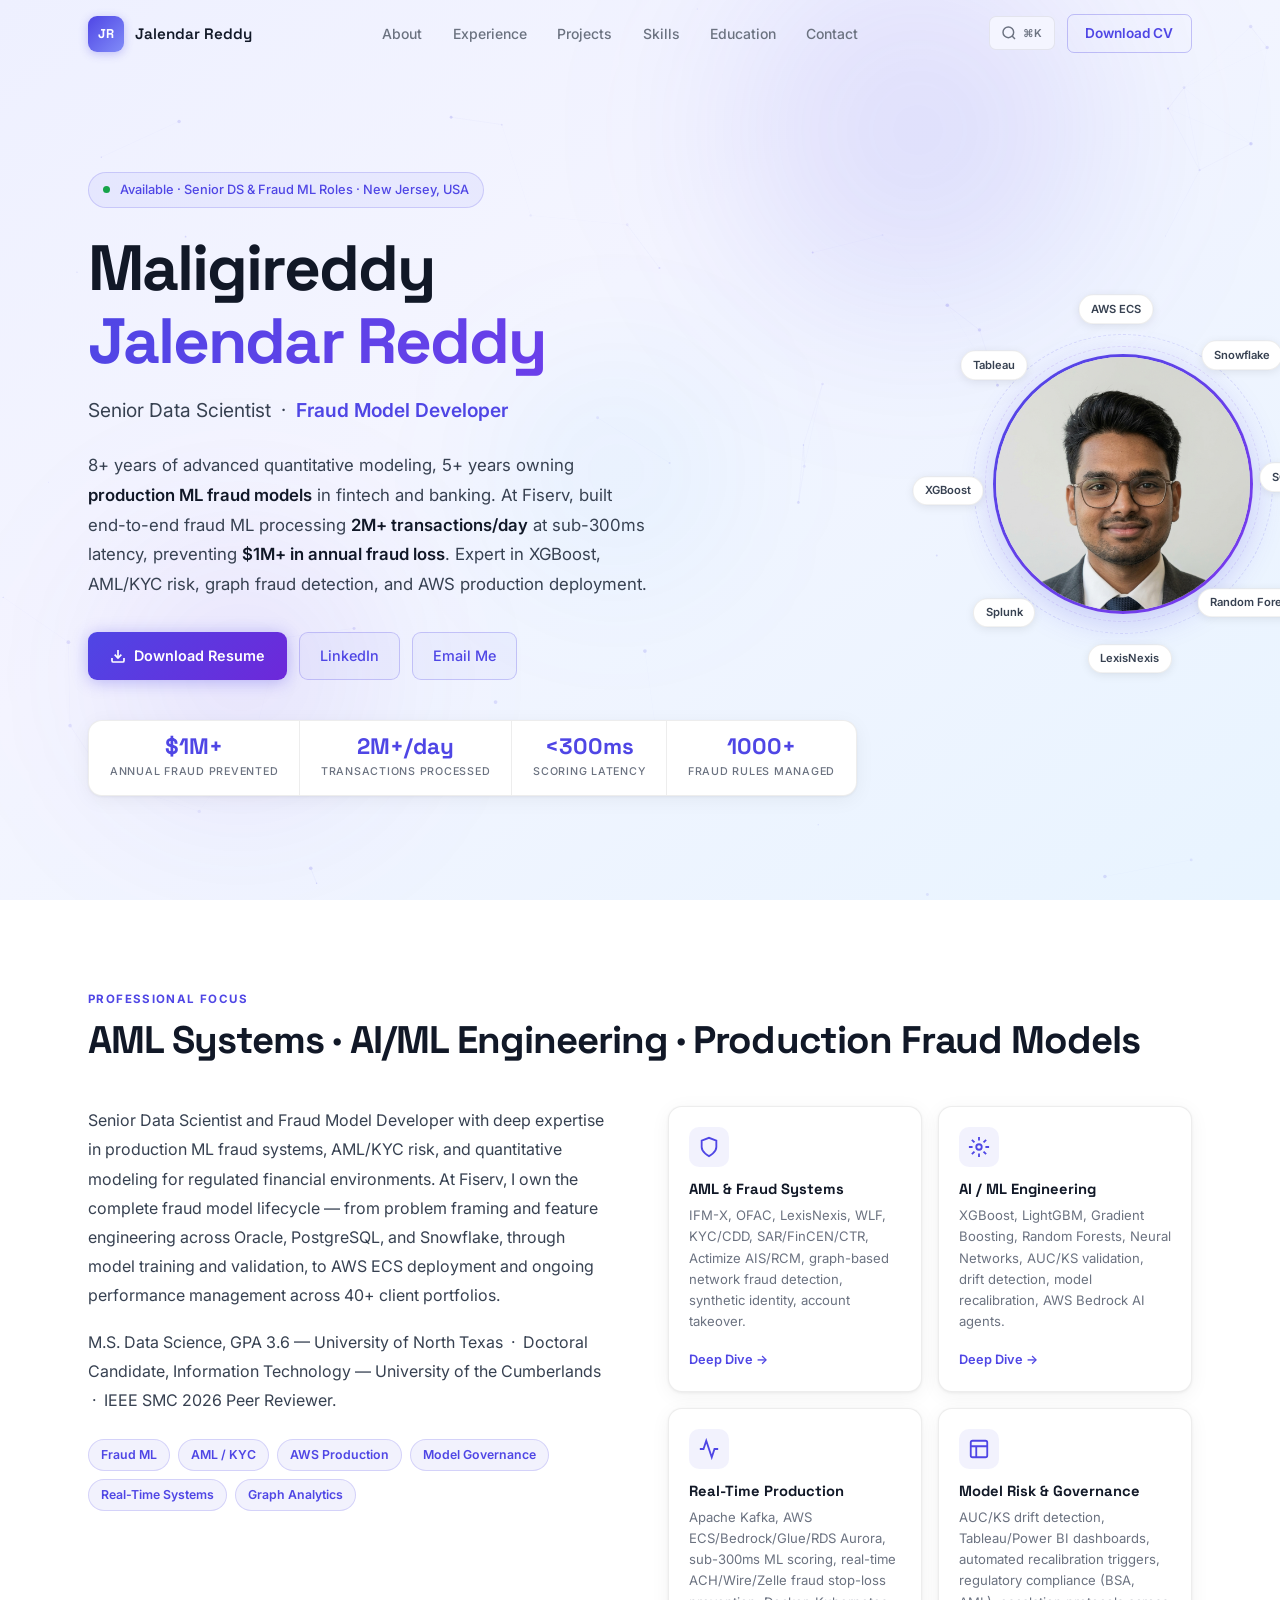
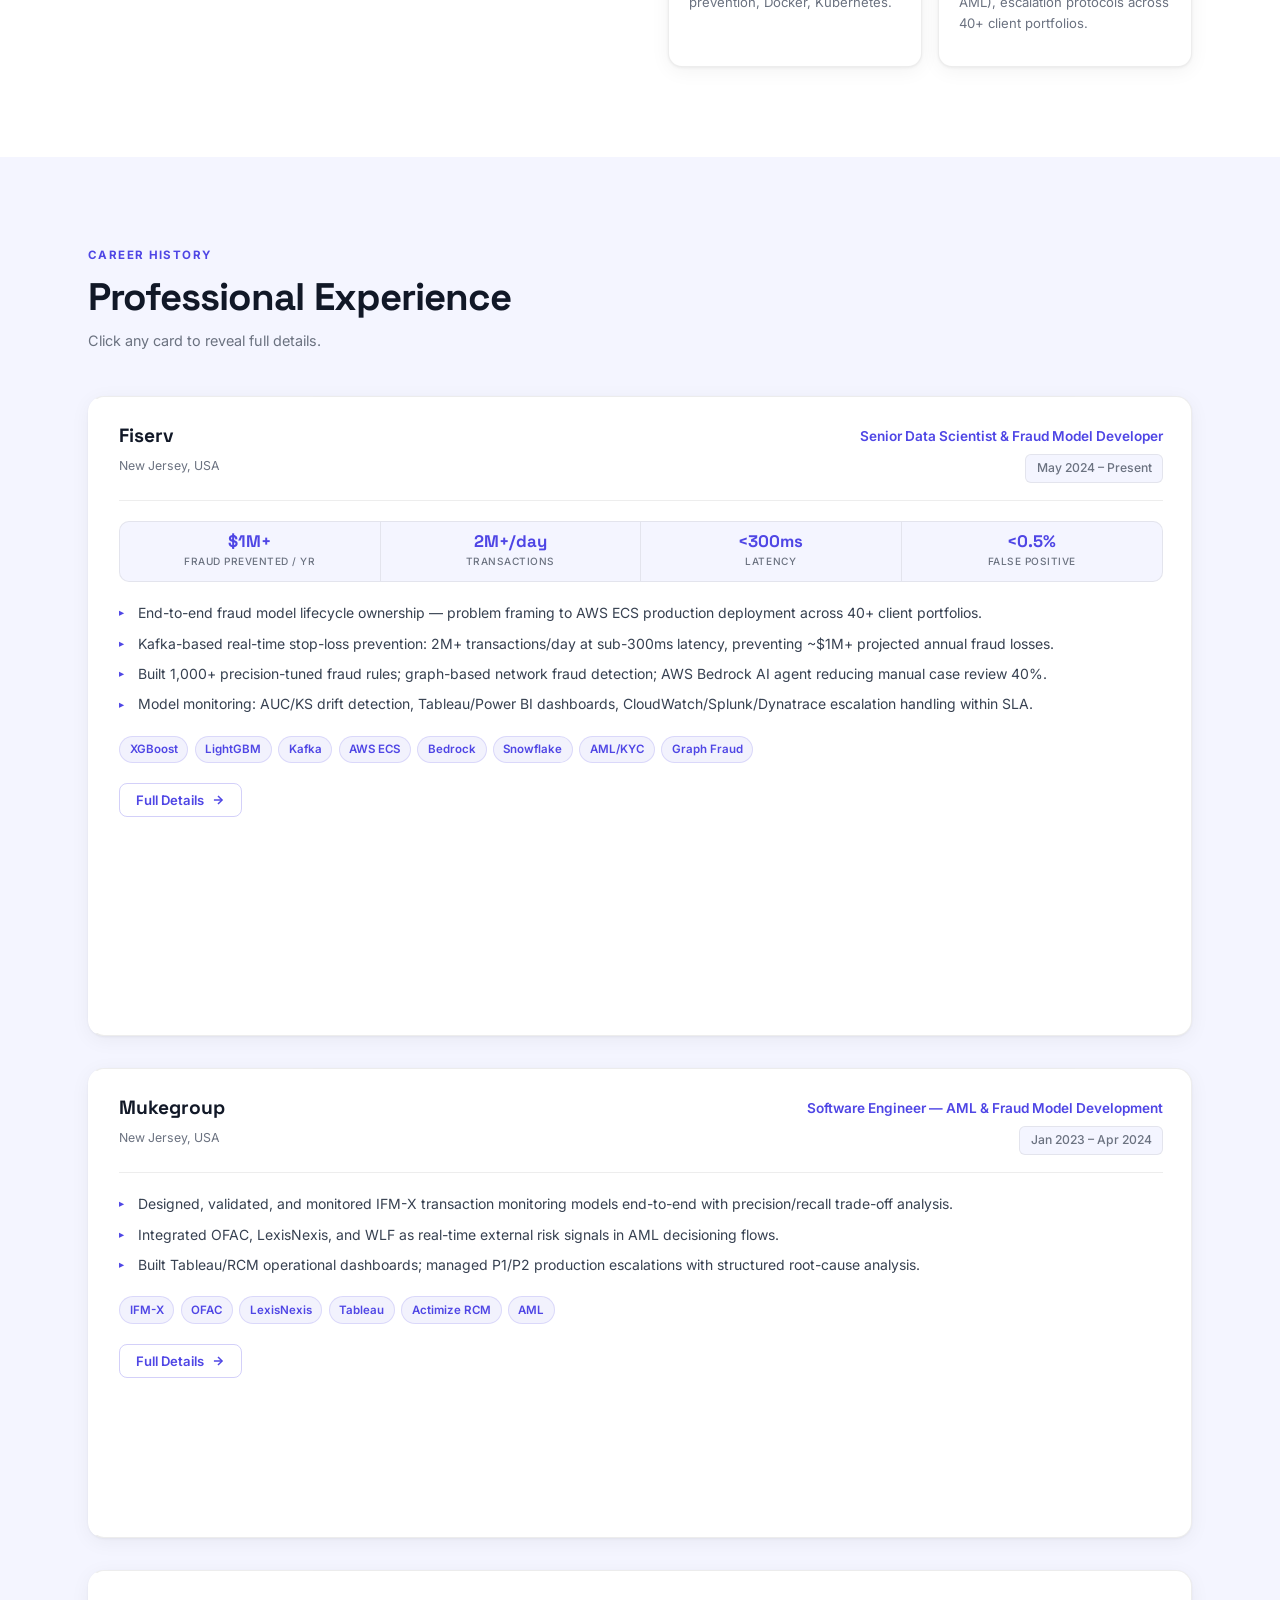
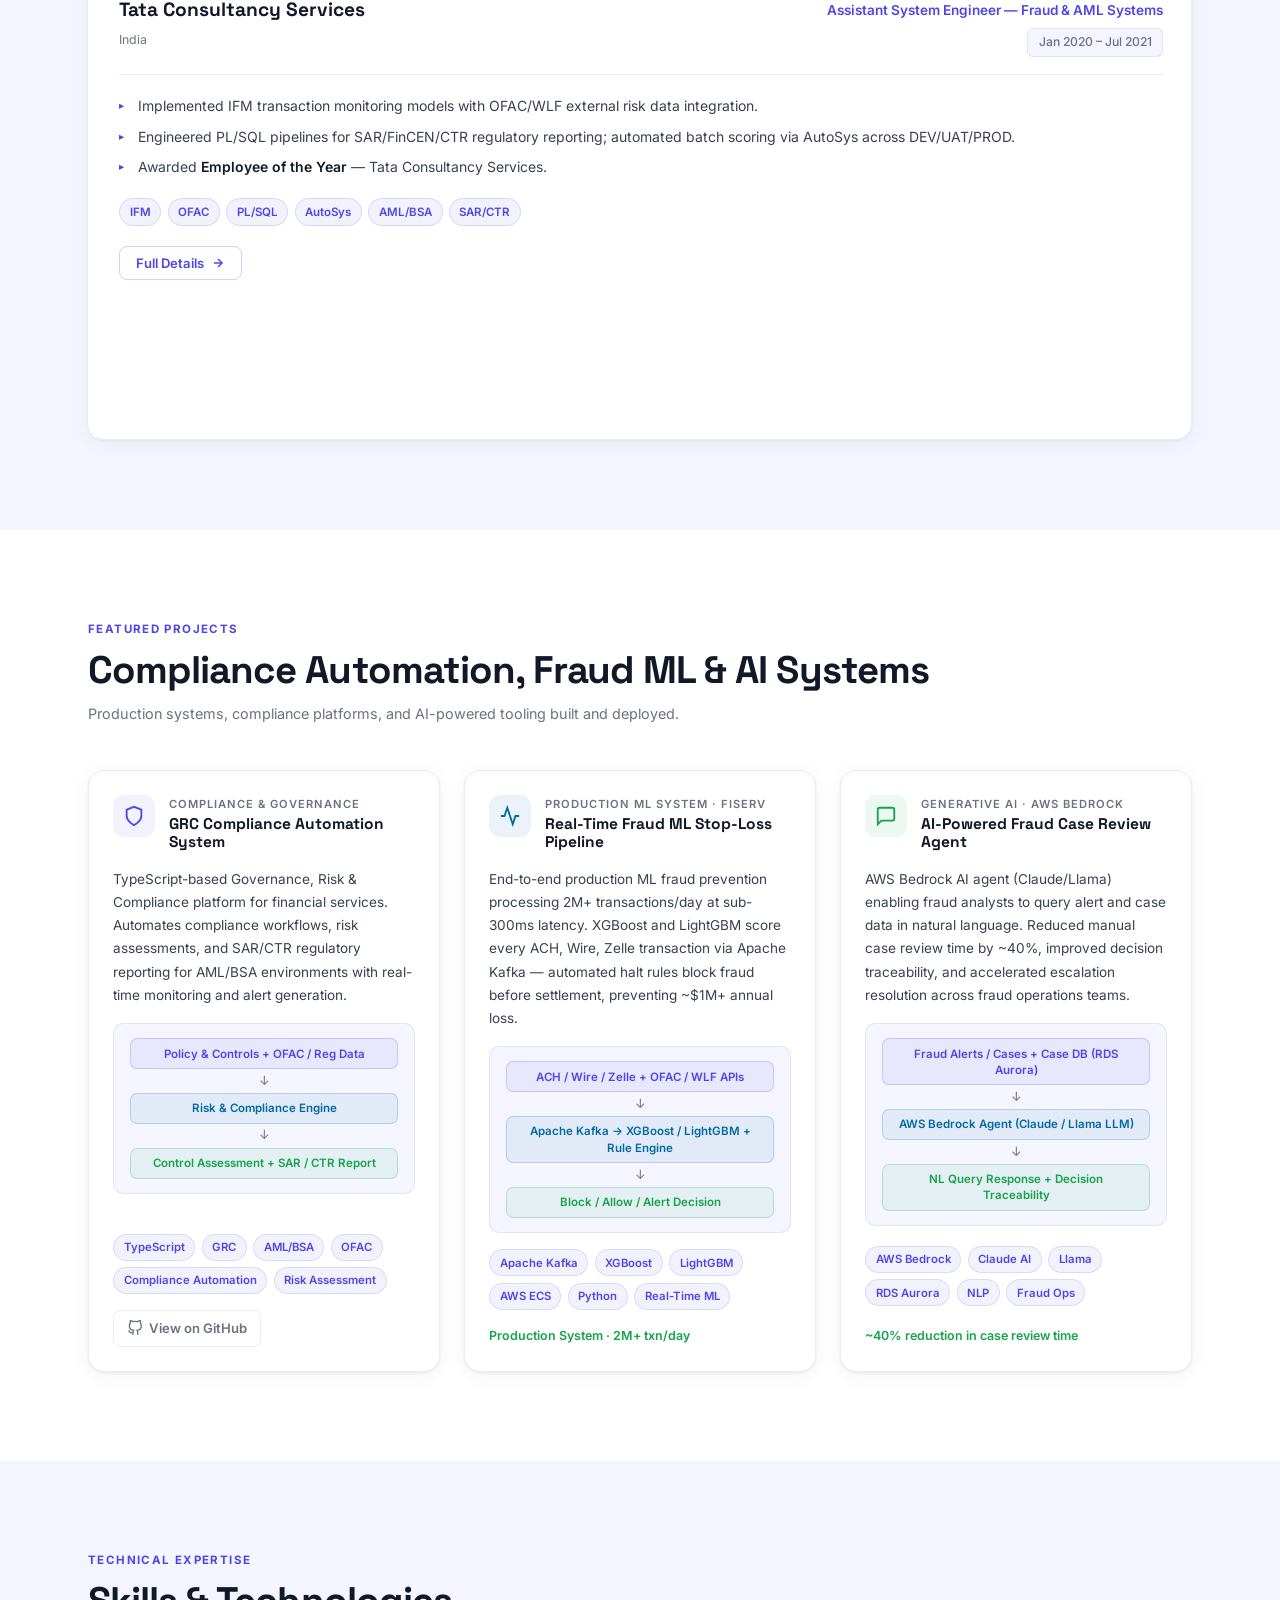
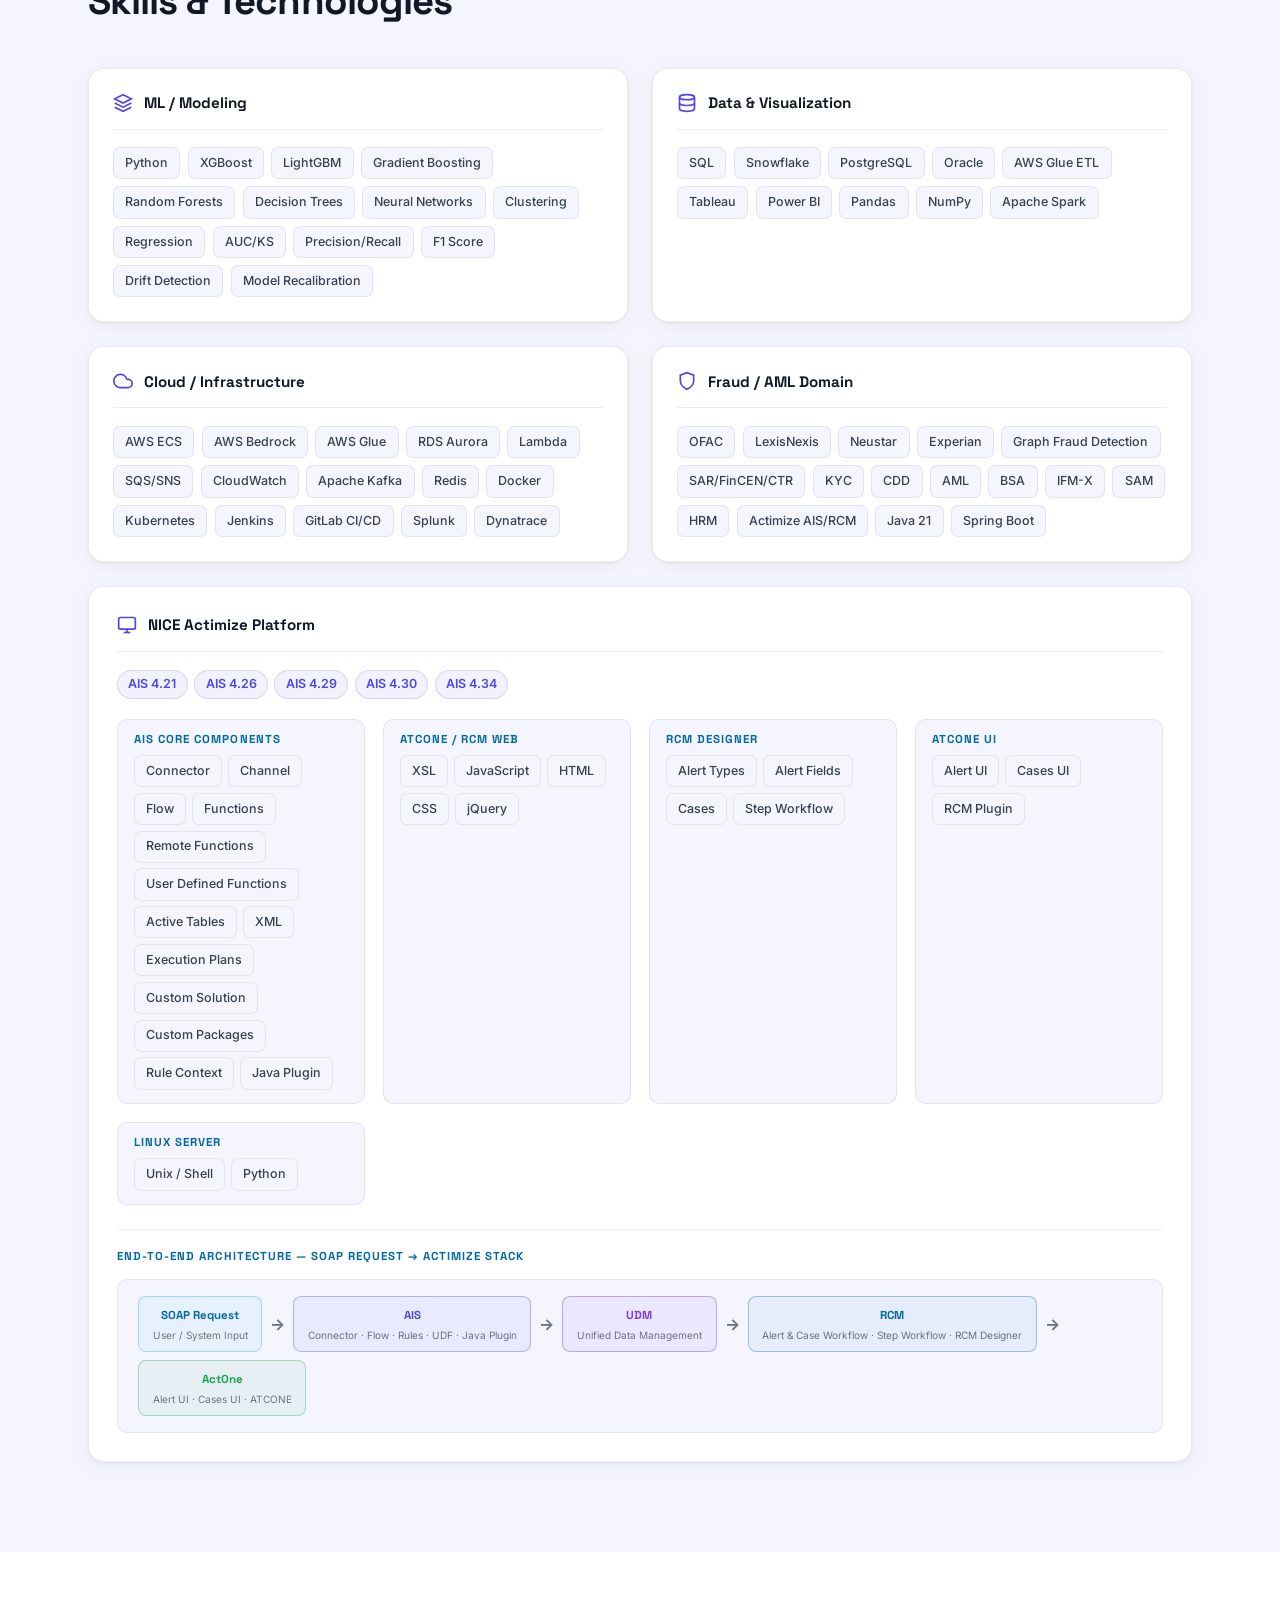
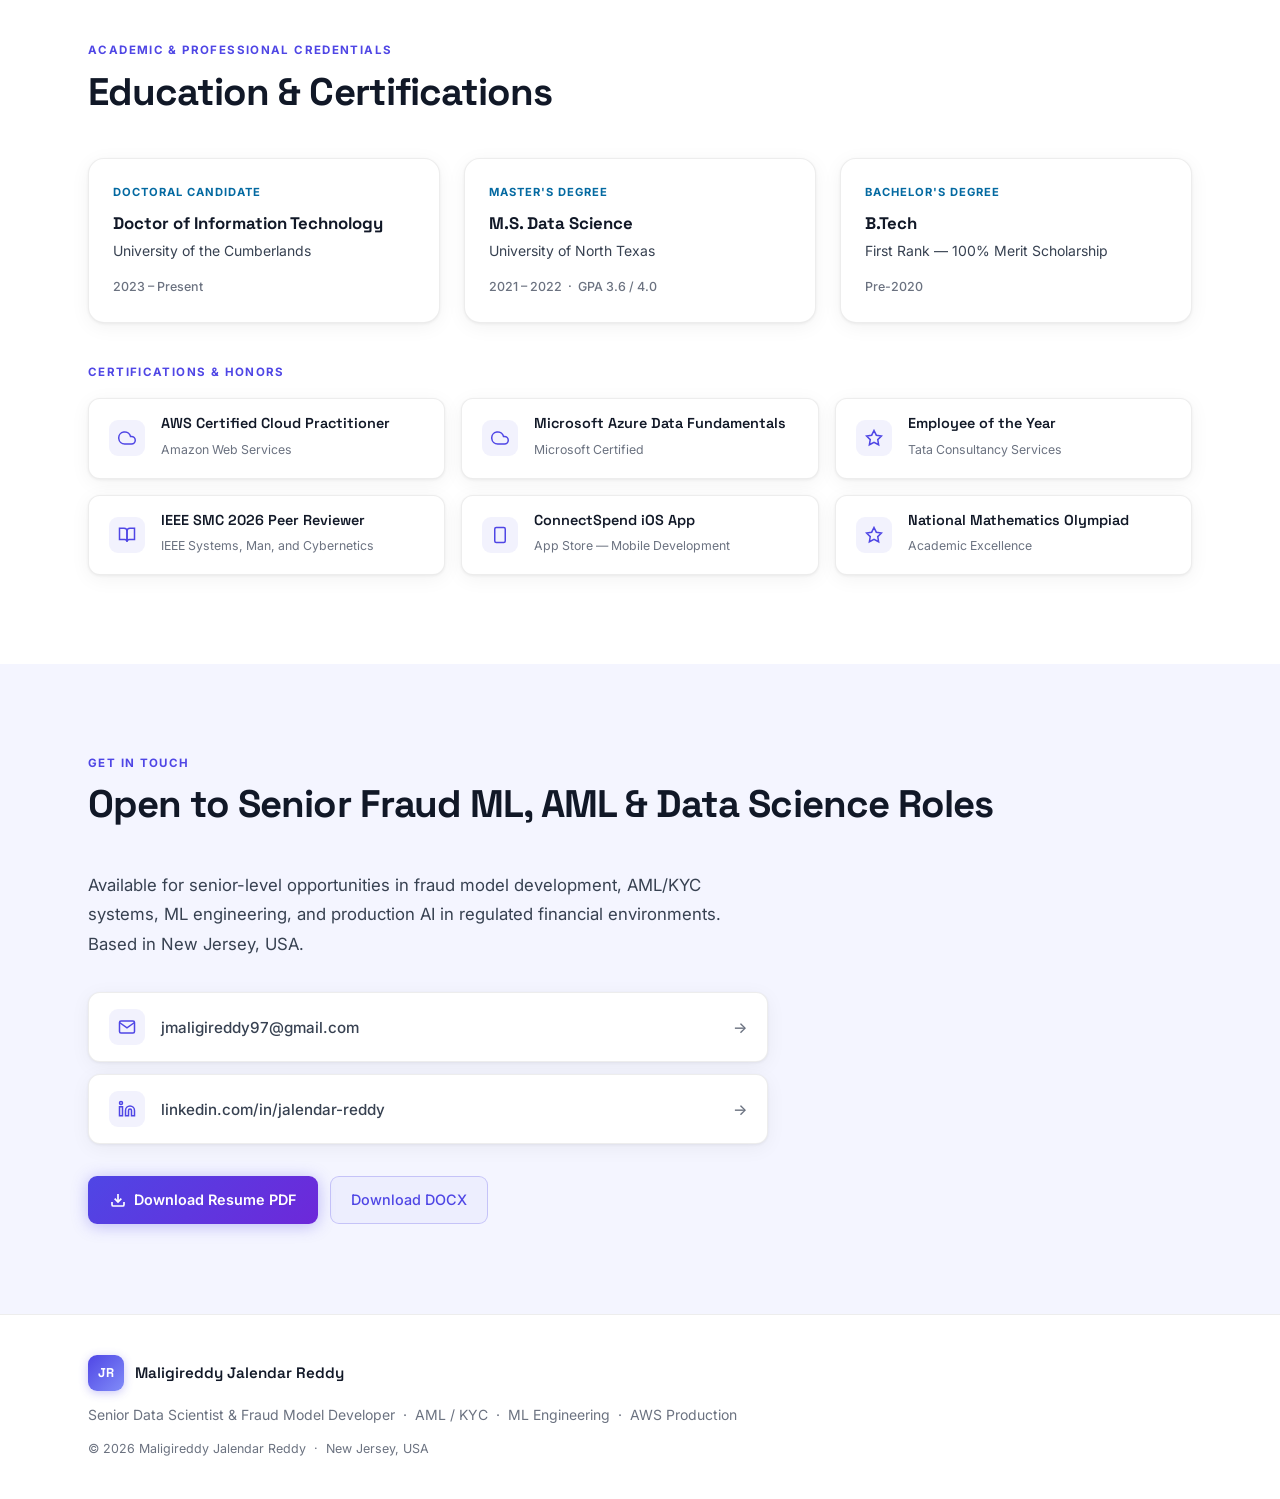
<file: index.html>
<!DOCTYPE html>
<html lang="en">
<head>
  <meta charset="UTF-8" />
  <meta name="viewport" content="width=device-width, initial-scale=1.0" />

  <!-- ═══ SEO & ATS ═══════════════════════════════════════════════ -->
  <title>Maligireddy Jalendar Reddy | Fraud ML & Data Scientist | AML | AWS</title>
  <meta name="description" content="Senior Data Scientist & Fraud Model Developer — 8+ yrs in AML, KYC, XGBoost, LightGBM, Kafka, AWS. Prevented $1M+ fraud/yr. 2M+ txn/day. New Jersey, USA." />
  <meta name="keywords" content="Maligireddy Jalendar Reddy, Jalendar Reddy, Senior Data Scientist, Fraud Model Developer, AML, KYC, Machine Learning, XGBoost, LightGBM, Python, AWS, Apache Kafka, Snowflake, OFAC, LexisNexis, IFM-X, Graph Fraud Detection, Actimize, AML/KYC, Production ML, Model Risk, Drift Detection, AWS Bedrock, Real-Time ML, Fintech, Banking, Risk Modeling, Data Science, New Jersey, Fiserv" />
  <meta name="author" content="Maligireddy Jalendar Reddy" />
  <meta name="robots" content="index, follow" />
  <meta name="theme-color" content="#4f46e5" />
  <meta name="geo.region" content="US-NJ" />
  <meta name="geo.placename" content="New Jersey, USA" />
  <link rel="canonical" href="https://jalendar10.github.io/" />
  <link rel="icon" type="image/svg+xml" href="favicon.svg" />
  <link rel="sitemap" type="application/xml" href="sitemap.xml" />

  <!-- Open Graph -->
  <meta property="og:type" content="profile" />
  <meta property="og:title" content="Maligireddy Jalendar Reddy | Fraud ML & Data Scientist | AML | AWS" />
  <meta property="og:description" content="Senior Data Scientist & Fraud Model Developer — 8+ yrs in AML, KYC, XGBoost, LightGBM, Kafka, AWS. Prevented $1M+ fraud/yr. New Jersey, USA." />
  <meta property="og:url" content="https://jalendar10.github.io/" />
  <meta property="og:site_name" content="Jalendar Reddy Portfolio" />
  <meta property="og:image" content="https://jalendar10.github.io/assets/jalendar-reddy-headshot.png" />
  <meta property="og:image:alt" content="Maligireddy Jalendar Reddy — Senior Data Scientist & Fraud ML Developer" />
  <meta property="profile:first_name" content="Jalendar" />
  <meta property="profile:last_name" content="Reddy Maligireddy" />

  <!-- Twitter Card -->
  <meta name="twitter:card" content="summary_large_image" />
  <meta name="twitter:title" content="Maligireddy Jalendar Reddy | Fraud ML & Data Scientist | AML" />
  <meta name="twitter:description" content="8+ yrs production ML fraud modeling. AML/KYC expert. $1M+ fraud prevented. XGBoost, AWS, Kafka. New Jersey." />
  <meta name="twitter:image" content="https://jalendar10.github.io/assets/jalendar-reddy-headshot.png" />
  <meta name="twitter:image:alt" content="Maligireddy Jalendar Reddy — Senior Data Scientist" />

  <!-- JSON-LD Structured Data -->
  <script type="application/ld+json">
  {
    "@context": "https://schema.org",
    "@type": "ProfilePage",
    "mainEntity": {
      "@type": "Person",
      "name": "Maligireddy Jalendar Reddy",
      "alternateName": ["Jalendar Reddy", "Jalendar Maligireddy"],
      "jobTitle": "Senior Data Scientist & Fraud Model Developer",
      "description": "Senior Data Scientist and Fraud Model Developer with 8+ years of experience in AML, KYC, production ML, and fintech fraud prevention. Expert in XGBoost, LightGBM, Apache Kafka, AWS, and Actimize. Based in New Jersey, USA.",
      "email": "jmaligireddy97@gmail.com",
      "url": "https://jalendar10.github.io/",
      "image": "https://jalendar10.github.io/assets/jalendar-reddy-headshot.png",
      "address": {
        "@type": "PostalAddress",
        "addressRegion": "NJ",
        "addressLocality": "New Jersey",
        "addressCountry": "US"
      },
      "sameAs": [
        "https://www.linkedin.com/in/jalendarreddymaligireddy/",
        "https://github.com/Jalendar10"
      ],
      "knowsAbout": [
        "Fraud Detection","Machine Learning","AML","KYC","XGBoost","LightGBM",
        "Python","AWS","Apache Kafka","Snowflake","OFAC","LexisNexis",
        "Graph Fraud Detection","Actimize","IFM-X","Model Risk Management",
        "Real-Time ML","AWS Bedrock","Drift Detection","Fintech"
      ],
      "alumniOf": [
        { "@type": "EducationalOrganization", "name": "University of the Cumberlands" },
        { "@type": "EducationalOrganization", "name": "University of North Texas" }
      ],
      "worksFor": { "@type": "Organization", "name": "Fiserv", "url": "https://www.fiserv.com" },
      "hasCredential": [
        { "@type": "EducationalOccupationalCredential", "name": "AWS Certified Cloud Practitioner", "credentialCategory": "certification" },
        { "@type": "EducationalOccupationalCredential", "name": "Microsoft Azure Data Fundamentals", "credentialCategory": "certification" }
      ]
    }
  }
  </script>

  <link rel="preconnect" href="https://fonts.googleapis.com" />
  <link rel="preconnect" href="https://fonts.gstatic.com" crossorigin />
  <link href="https://fonts.googleapis.com/css2?family=Space+Grotesk:wght@400;500;600;700&family=Inter:wght@300;400;500;600&display=swap" rel="stylesheet" />
  <link rel="stylesheet" href="styles.css" />
</head>
<body>

  <!-- ═══ NAVBAR ════════════════════════════════════════════════════ -->
  <nav class="navbar" id="navbar" role="navigation" aria-label="Main navigation">
    <div class="nav-inner">
      <a href="#hero" class="nav-brand" aria-label="Jalendar Reddy home">
        <div class="nav-logo" aria-hidden="true">JR</div>
        <span>Jalendar Reddy</span>
      </a>
      <div class="nav-links" id="navLinks" role="menubar">
        <a href="#about"      class="nav-link" role="menuitem">About</a>
        <a href="#experience" class="nav-link" role="menuitem">Experience</a>
        <a href="#projects"   class="nav-link" role="menuitem">Projects</a>
        <a href="#skills"     class="nav-link" role="menuitem">Skills</a>
        <a href="#education"  class="nav-link" role="menuitem">Education</a>
        <a href="#contact"    class="nav-link" role="menuitem">Contact</a>
      </div>
      <div class="nav-end">
        <button class="nav-search-btn" id="navSearch" aria-label="Search portfolio — Ctrl+K">
          <svg width="16" height="16" viewBox="0 0 24 24" fill="none" stroke="currentColor" stroke-width="2.2" aria-hidden="true"><circle cx="11" cy="11" r="8"/><line x1="21" y1="21" x2="16.65" y2="16.65"/></svg>
          <span class="nav-search-hint">⌘K</span>
        </button>
        <a href="assets/Jalendar_Reddy_Senior_DS_Fraud_Model.pdf" download class="nav-download">Download CV</a>
        <button class="nav-burger" id="navBurger" aria-label="Toggle navigation menu" aria-expanded="false">
          <span></span><span></span><span></span>
        </button>
      </div>
    </div>
  </nav>

  <main>

    <!-- ═══ HERO ════════════════════════════════════════════════════ -->
    <section id="hero" class="hero" aria-label="Introduction">
      <canvas id="particleCanvas" aria-hidden="true"></canvas>
      <div class="hero-blob blob-1" aria-hidden="true"></div>
      <div class="hero-blob blob-2" aria-hidden="true"></div>
      <div class="hero-blob blob-3" aria-hidden="true"></div>
      <div class="hero-inner">

        <div class="hero-copy">
          <div class="hero-badge reveal" aria-label="Job status">
            <span class="badge-dot" aria-hidden="true"></span>
            Available · Senior DS &amp; Fraud ML Roles · New Jersey, USA
          </div>

          <h1 class="hero-name reveal">
            <span>Maligireddy</span>
            <span class="name-accent">Jalendar Reddy</span>
          </h1>

          <p class="hero-role reveal" aria-live="polite">
            Senior Data Scientist &nbsp;·&nbsp;
            <span class="role-cycle" id="roleCycle">Fraud Model Developer</span>
          </p>

          <p class="hero-bio reveal">
            8+ years of advanced quantitative modeling, 5+ years owning <strong>production ML fraud models</strong>
            in fintech and banking. At Fiserv, built end-to-end fraud ML processing
            <strong>2M+ transactions/day</strong> at sub-300ms latency, preventing
            <strong>$1M+ in annual fraud loss</strong>.
            Expert in XGBoost, AML/KYC risk, graph fraud detection, and AWS production deployment.
          </p>

          <div class="hero-actions reveal">
            <a href="assets/Jalendar_Reddy_Senior_DS_Fraud_Model.pdf" download class="btn-primary">
              <svg width="16" height="16" viewBox="0 0 24 24" fill="none" stroke="currentColor" stroke-width="2.5" aria-hidden="true">
                <path d="M21 15v4a2 2 0 0 1-2 2H5a2 2 0 0 1-2-2v-4"/><polyline points="7 10 12 15 17 10"/><line x1="12" y1="15" x2="12" y2="3"/>
              </svg>
              Download Resume
            </a>
            <a href="https://linkedin.com/in/jalendarreddymaligireddy/" target="_blank" rel="noopener noreferrer" class="btn-secondary">LinkedIn</a>
            <a href="mailto:jmaligireddy97@gmail.com" class="btn-secondary">Email Me</a>
          </div>

          <div class="hero-stats reveal" role="list" aria-label="Key achievements">
            <div class="hstat" role="listitem">
              <span class="hstat-num" data-count="1" data-prefix="$" data-suffix="M+">$0</span>
              <span class="hstat-lbl">Annual Fraud Prevented</span>
            </div>
            <div class="hstat-sep" aria-hidden="true"></div>
            <div class="hstat" role="listitem">
              <span class="hstat-num" data-count="2" data-suffix="M+/day">0</span>
              <span class="hstat-lbl">Transactions Processed</span>
            </div>
            <div class="hstat-sep" aria-hidden="true"></div>
            <div class="hstat" role="listitem">
              <span class="hstat-num" data-prefix="&lt;" data-count="300" data-suffix="ms">&lt;0</span>
              <span class="hstat-lbl">Scoring Latency</span>
            </div>
            <div class="hstat-sep" aria-hidden="true"></div>
            <div class="hstat" role="listitem">
              <span class="hstat-num" data-count="1000" data-suffix="+">0</span>
              <span class="hstat-lbl">Fraud Rules Managed</span>
            </div>
          </div>
        </div>

        <!-- Orbit photo -->
        <div class="hero-visual reveal" aria-hidden="true">
          <div class="orbit-zone" id="orbitZone">
            <div class="photo-wrap">
              <div class="photo-ring r1"></div>
              <div class="photo-ring r2"></div>
              <div class="photo-frame">
                <img src="assets/jalendar-reddy-headshot.png" alt="Maligireddy Jalendar Reddy — Senior Data Scientist" />
              </div>
            </div>
          </div>
        </div>

      </div>
    </section>

    <!-- ═══ ABOUT ════════════════════════════════════════════════════ -->
    <section id="about" class="section bg-alt" aria-label="About">
      <div class="container">
        <div class="section-head reveal">
          <p class="section-tag">Professional Focus</p>
          <h2>AML Systems · AI/ML Engineering · Production Fraud Models</h2>
        </div>

        <div class="about-layout">
          <div class="about-text reveal">
            <p>
              Senior Data Scientist and Fraud Model Developer with deep expertise in production ML fraud
              systems, AML/KYC risk, and quantitative modeling for regulated financial environments.
              At Fiserv, I own the complete fraud model lifecycle — from problem framing and feature engineering
              across Oracle, PostgreSQL, and Snowflake, through model training and validation,
              to AWS ECS deployment and ongoing performance management across 40+ client portfolios.
            </p>
            <p>
              M.S. Data Science, GPA 3.6 — University of North Texas &nbsp;·&nbsp;
              Doctoral Candidate, Information Technology — University of the Cumberlands &nbsp;·&nbsp;
              IEEE SMC 2026 Peer Reviewer.
            </p>
            <div class="about-pills" role="list" aria-label="Domain areas">
              <span role="listitem">Fraud ML</span>
              <span role="listitem">AML / KYC</span>
              <span role="listitem">AWS Production</span>
              <span role="listitem">Model Governance</span>
              <span role="listitem">Real-Time Systems</span>
              <span role="listitem">Graph Analytics</span>
            </div>
          </div>

          <div class="expertise-grid">
            <div class="exp-card reveal">
              <div class="exp-icon">
                <svg width="22" height="22" viewBox="0 0 24 24" fill="none" stroke="currentColor" stroke-width="2" aria-hidden="true"><path d="M12 22s8-4 8-10V5l-8-3-8 3v7c0 6 8 10 8 10z"/></svg>
              </div>
              <h3>AML &amp; Fraud Systems</h3>
              <p>IFM-X, OFAC, LexisNexis, WLF, KYC/CDD, SAR/FinCEN/CTR, Actimize AIS/RCM, graph-based network fraud detection, synthetic identity, account takeover.</p>
              <a href="pages/aml.html" class="exp-link">Deep Dive →</a>
            </div>
            <div class="exp-card reveal">
              <div class="exp-icon">
                <svg width="22" height="22" viewBox="0 0 24 24" fill="none" stroke="currentColor" stroke-width="2" aria-hidden="true"><circle cx="12" cy="12" r="3"/><path d="M12 1v4M12 19v4M4.22 4.22l2.83 2.83M16.95 16.95l2.83 2.83M1 12h4M19 12h4M4.22 19.78l2.83-2.83M16.95 7.05l2.83-2.83"/></svg>
              </div>
              <h3>AI / ML Engineering</h3>
              <p>XGBoost, LightGBM, Gradient Boosting, Random Forests, Neural Networks, AUC/KS validation, drift detection, model recalibration, AWS Bedrock AI agents.</p>
              <a href="pages/ai-ml.html" class="exp-link">Deep Dive →</a>
            </div>
            <div class="exp-card reveal">
              <div class="exp-icon">
                <svg width="22" height="22" viewBox="0 0 24 24" fill="none" stroke="currentColor" stroke-width="2" aria-hidden="true"><polyline points="22 12 18 12 15 21 9 3 6 12 2 12"/></svg>
              </div>
              <h3>Real-Time Production</h3>
              <p>Apache Kafka, AWS ECS/Bedrock/Glue/RDS Aurora, sub-300ms ML scoring, real-time ACH/Wire/Zelle fraud stop-loss prevention, Docker, Kubernetes.</p>
            </div>
            <div class="exp-card reveal">
              <div class="exp-icon">
                <svg width="22" height="22" viewBox="0 0 24 24" fill="none" stroke="currentColor" stroke-width="2" aria-hidden="true"><rect x="3" y="3" width="18" height="18" rx="2"/><path d="M3 9h18M9 21V9"/></svg>
              </div>
              <h3>Model Risk &amp; Governance</h3>
              <p>AUC/KS drift detection, Tableau/Power BI dashboards, automated recalibration triggers, regulatory compliance (BSA, AML), escalation protocols across 40+ client portfolios.</p>
            </div>
          </div>
        </div>
      </div>
    </section>

    <!-- ═══ EXPERIENCE ════════════════════════════════════════════════ -->
    <section id="experience" class="section" aria-label="Work experience">
      <div class="container">
        <div class="section-head reveal">
          <p class="section-tag">Career History</p>
          <h2>Professional Experience</h2>
          <p class="section-sub">Click any card to reveal full details.</p>
        </div>

        <div class="exp-timeline">

          <!-- Fiserv flip card -->
          <div class="flip-card flip-lg reveal" aria-label="Fiserv experience card">
            <div class="flip-inner">

              <article class="flip-front">
                <div class="fc-head">
                  <div>
                    <h3>Fiserv</h3>
                    <span class="fc-loc">New Jersey, USA</span>
                  </div>
                  <div class="fc-meta">
                    <span class="fc-role">Senior Data Scientist &amp; Fraud Model Developer</span>
                    <span class="fc-date">May 2024 – Present</span>
                  </div>
                </div>
                <div class="fc-kpis" role="list" aria-label="Key metrics">
                  <div class="kpi" role="listitem">
                    <strong>$1M+</strong><span>Fraud Prevented / yr</span>
                  </div>
                  <div class="kpi" role="listitem">
                    <strong>2M+/day</strong><span>Transactions</span>
                  </div>
                  <div class="kpi" role="listitem">
                    <strong>&lt;300ms</strong><span>Latency</span>
                  </div>
                  <div class="kpi" role="listitem">
                    <strong>&lt;0.5%</strong><span>False Positive</span>
                  </div>
                </div>
                <ul class="fc-brief">
                  <li>End-to-end fraud model lifecycle ownership — problem framing to AWS ECS production deployment across 40+ client portfolios.</li>
                  <li>Kafka-based real-time stop-loss prevention: 2M+ transactions/day at sub-300ms latency, preventing ~$1M+ projected annual fraud losses.</li>
                  <li>Built 1,000+ precision-tuned fraud rules; graph-based network fraud detection; AWS Bedrock AI agent reducing manual case review 40%.</li>
                  <li>Model monitoring: AUC/KS drift detection, Tableau/Power BI dashboards, CloudWatch/Splunk/Dynatrace escalation handling within SLA.</li>
                </ul>
                <div class="fc-tags" role="list" aria-label="Technologies">
                  <span role="listitem">XGBoost</span><span role="listitem">LightGBM</span><span role="listitem">Kafka</span>
                  <span role="listitem">AWS ECS</span><span role="listitem">Bedrock</span><span role="listitem">Snowflake</span>
                  <span role="listitem">AML/KYC</span><span role="listitem">Graph Fraud</span>
                </div>
                <button class="fc-flip-btn" aria-label="Show full details">
                  Full Details
                  <svg width="14" height="14" viewBox="0 0 24 24" fill="none" stroke="currentColor" stroke-width="2.5" aria-hidden="true"><line x1="5" y1="12" x2="19" y2="12"/><polyline points="12 5 19 12 12 19"/></svg>
                </button>
              </article>

              <article class="flip-back">
                <div class="fb-head">
                  <div>
                    <h3>Fiserv — Full Details</h3>
                    <span class="fc-role">Senior Data Scientist &amp; Fraud Model Developer &nbsp;·&nbsp; May 2024 – Present</span>
                  </div>
                </div>
                <div class="fb-groups">
                  <div class="fb-group">
                    <h4>End-to-End Fraud Model Ownership</h4>
                    <ul>
                      <li>Owned full fraud model lifecycle: problem framing → dataset aggregation from <strong>Oracle, PostgreSQL, Snowflake</strong> → feature engineering → model training (XGBoost, LightGBM, Gradient Boosting, Random Forests) → validation (AUC, KS, precision/recall, F1) → <strong>AWS ECS deployment</strong> → monitoring and recalibration — sole accountability for fraud loss reduction outcomes.</li>
                      <li>Designed scalable, reusable modeling frameworks synthesizing data from Oracle, PostgreSQL, Snowflake, AWS Glue ETL — reducing model development cycle time <strong>~30%</strong>.</li>
                      <li>Analyzed Personal Loan, Payment, and KYC/CDD product lines to identify fraud loss drivers; translated findings into model improvements and strategy adjustments for senior stakeholders.</li>
                    </ul>
                  </div>
                  <div class="fb-group">
                    <h4>Real-Time Fraud Stop-Loss Prevention</h4>
                    <ul>
                      <li><strong>Apache Kafka</strong>-based real-time fraud stop-loss processing <strong>2M+ transactions/day</strong> at sub-300ms latency — ML scoring evaluates every ACH, Wire, Zelle, and Payee transaction in-flight; automated halt rules prevent suspicious transactions before settlement, preventing <strong>~$1M+ projected annual fraud losses</strong> at <strong>&lt;0.5% false positive rate</strong>.</li>
                      <li>Built and maintained <strong>1,000+ precision-tuned fraud rules</strong> across 40+ client portfolios: velocity thresholds, cash patterns, MCC/SIC codes, geo-risk zones, split-transaction detection, counterparty network scoring.</li>
                      <li>Conducted trade-off analysis between fraud loss mitigation, customer experience, and regulatory guardrails; influenced risk tolerance decisions for 40+ clients by presenting AUC/KS trends, false positive rates, and loss exposure to Risk, Fraud Ops, Finance, and Compliance.</li>
                    </ul>
                  </div>
                  <div class="fb-group">
                    <h4>Model Monitoring &amp; Risk Management</h4>
                    <ul>
                      <li>Established model monitoring standards: scheduled AUC/KS drift detection checks, Tableau/Power BI dashboards, automated recalibration triggers, and escalation protocols across 40+ client configurations.</li>
                      <li>Diagnosed model performance degradation using <strong>CloudWatch, Splunk, and Dynatrace</strong>; implemented recalibration solutions and communicated remediation plans to business and compliance stakeholders within SLA.</li>
                      <li>Productionized models in AWS (ECS, Bedrock, Glue, RDS Aurora) — reducing time-to-production for new fraud models by <strong>~30%</strong> through deployment standards, validation gates, and post-production monitoring checkpoints.</li>
                    </ul>
                  </div>
                  <div class="fb-group">
                    <h4>AI Innovation &amp; Cross-Functional Leadership</h4>
                    <ul>
                      <li>Built <strong>graph-based network fraud detection layer</strong>: traversed account-to-principal associations, detected split transactions, traced funds across related accounts, and surfaced suspicious counterparty networks — enriching ML feature sets with structural relationship signals.</li>
                      <li>Developed <strong>AWS Bedrock AI agent (Claude/Llama)</strong> enabling fraud analysts to query alert and case data in natural language — reduced manual case review time <strong>~40%</strong>, improved decision traceability, and accelerated escalation resolution.</li>
                      <li>Investigated external risk data providers (Neustar, LexisNexis, Experian, G2, OFAC) and emerging fraud patterns (synthetic identity, ATO, first-party fraud); translated findings into prioritized roadmap items evaluated by fraud loss ROI and regulatory impact.</li>
                    </ul>
                  </div>
                </div>
                <button class="fc-flip-btn is-back" aria-label="Go back to summary">
                  <svg width="14" height="14" viewBox="0 0 24 24" fill="none" stroke="currentColor" stroke-width="2.5" aria-hidden="true"><line x1="19" y1="12" x2="5" y2="12"/><polyline points="12 19 5 12 12 5"/></svg>
                  Back to Summary
                </button>
              </article>

            </div>
          </div>

          <!-- Mukegroup flip card -->
          <div class="flip-card reveal" aria-label="Mukegroup experience card">
            <div class="flip-inner">

              <article class="flip-front">
                <div class="fc-head">
                  <div>
                    <h3>Mukegroup</h3>
                    <span class="fc-loc">New Jersey, USA</span>
                  </div>
                  <div class="fc-meta">
                    <span class="fc-role">Software Engineer — AML &amp; Fraud Model Development</span>
                    <span class="fc-date">Jan 2023 – Apr 2024</span>
                  </div>
                </div>
                <ul class="fc-brief">
                  <li>Designed, validated, and monitored IFM-X transaction monitoring models end-to-end with precision/recall trade-off analysis.</li>
                  <li>Integrated OFAC, LexisNexis, and WLF as real-time external risk signals in AML decisioning flows.</li>
                  <li>Built Tableau/RCM operational dashboards; managed P1/P2 production escalations with structured root-cause analysis.</li>
                </ul>
                <div class="fc-tags">
                  <span>IFM-X</span><span>OFAC</span><span>LexisNexis</span>
                  <span>Tableau</span><span>Actimize RCM</span><span>AML</span>
                </div>
                <button class="fc-flip-btn">
                  Full Details
                  <svg width="14" height="14" viewBox="0 0 24 24" fill="none" stroke="currentColor" stroke-width="2.5" aria-hidden="true"><line x1="5" y1="12" x2="19" y2="12"/><polyline points="12 5 19 12 12 19"/></svg>
                </button>
              </article>

              <article class="flip-back">
                <div class="fb-head">
                  <div>
                    <h3>Mukegroup — Full Details</h3>
                    <span class="fc-role">Software Engineer — AML &amp; Fraud Model Development &nbsp;·&nbsp; Jan 2023 – Apr 2024</span>
                  </div>
                </div>
                <div class="fb-groups">
                  <div class="fb-group">
                    <h4>AML Model Development &amp; Validation</h4>
                    <ul>
                      <li>Designed, validated, and monitored <strong>IFM-X transaction monitoring models</strong> end-to-end; conducted precision/recall trade-off analysis to minimize false positives while maintaining regulatory coverage.</li>
                      <li>Integrated <strong>OFAC, LexisNexis, and WLF</strong> as real-time external risk signals in decisioning flows for AML compliance and sanctions screening.</li>
                    </ul>
                  </div>
                  <div class="fb-group">
                    <h4>Dashboards, Reporting &amp; Escalation Management</h4>
                    <ul>
                      <li>Partnered with Risk and Compliance teams on model risk reviews; built <strong>Tableau/RCM operational dashboards</strong> translating model performance into actionable business metrics for senior stakeholders.</li>
                      <li>Managed <strong>P1/P2 production escalations</strong> with structured root-cause analysis and documented resolution playbooks ensuring SLA compliance.</li>
                    </ul>
                  </div>
                </div>
                <button class="fc-flip-btn is-back">
                  <svg width="14" height="14" viewBox="0 0 24 24" fill="none" stroke="currentColor" stroke-width="2.5" aria-hidden="true"><line x1="19" y1="12" x2="5" y2="12"/><polyline points="12 19 5 12 12 5"/></svg>
                  Back to Summary
                </button>
              </article>

            </div>
          </div>

          <!-- TCS flip card -->
          <div class="flip-card reveal" aria-label="TCS experience card">
            <div class="flip-inner">

              <article class="flip-front">
                <div class="fc-head">
                  <div>
                    <h3>Tata Consultancy Services</h3>
                    <span class="fc-loc">India</span>
                  </div>
                  <div class="fc-meta">
                    <span class="fc-role">Assistant System Engineer — Fraud &amp; AML Systems</span>
                    <span class="fc-date">Jan 2020 – Jul 2021</span>
                  </div>
                </div>
                <ul class="fc-brief">
                  <li>Implemented IFM transaction monitoring models with OFAC/WLF external risk data integration.</li>
                  <li>Engineered PL/SQL pipelines for SAR/FinCEN/CTR regulatory reporting; automated batch scoring via AutoSys across DEV/UAT/PROD.</li>
                  <li>Awarded <strong>Employee of the Year</strong> — Tata Consultancy Services.</li>
                </ul>
                <div class="fc-tags">
                  <span>IFM</span><span>OFAC</span><span>PL/SQL</span>
                  <span>AutoSys</span><span>AML/BSA</span><span>SAR/CTR</span>
                </div>
                <button class="fc-flip-btn">
                  Full Details
                  <svg width="14" height="14" viewBox="0 0 24 24" fill="none" stroke="currentColor" stroke-width="2.5" aria-hidden="true"><line x1="5" y1="12" x2="19" y2="12"/><polyline points="12 5 19 12 12 19"/></svg>
                </button>
              </article>

              <article class="flip-back">
                <div class="fb-head">
                  <div>
                    <h3>Tata Consultancy Services — Full Details</h3>
                    <span class="fc-role">Assistant System Engineer — Fraud &amp; AML Systems &nbsp;·&nbsp; Jan 2020 – Jul 2021, India</span>
                  </div>
                </div>
                <div class="fb-groups">
                  <div class="fb-group">
                    <h4>Fraud &amp; AML Systems Implementation</h4>
                    <ul>
                      <li>Implemented <strong>IFM transaction monitoring models</strong> with OFAC/WLF external risk data integration for regulatory compliance and sanctions screening.</li>
                      <li>Engineered <strong>PL/SQL data extraction pipelines</strong> for SAR/FinCEN/CTR regulatory reporting across multiple regulatory jurisdictions.</li>
                      <li>Automated batch scoring jobs via <strong>AutoSys</strong> across DEV/UAT/PROD environments; supported model validation and QA regression cycles for release readiness.</li>
                    </ul>
                  </div>
                  <div class="fb-group">
                    <h4>Recognition</h4>
                    <ul>
                      <li>Awarded <strong>Employee of the Year</strong> at Tata Consultancy Services for outstanding contributions to fraud and AML systems delivery.</li>
                    </ul>
                  </div>
                </div>
                <button class="fc-flip-btn is-back">
                  <svg width="14" height="14" viewBox="0 0 24 24" fill="none" stroke="currentColor" stroke-width="2.5" aria-hidden="true"><line x1="19" y1="12" x2="5" y2="12"/><polyline points="12 19 5 12 12 5"/></svg>
                  Back to Summary
                </button>
              </article>

            </div>
          </div>

        </div>
      </div>
    </section>

    <!-- ═══ PROJECTS ══════════════════════════════════════════════════ -->
    <section id="projects" class="section bg-alt" aria-label="Projects">
      <div class="container">
        <div class="section-head reveal">
          <p class="section-tag">Featured Projects</p>
          <h2>Compliance Automation, Fraud ML &amp; AI Systems</h2>
          <p class="section-sub">Production systems, compliance platforms, and AI-powered tooling built and deployed.</p>
        </div>

        <div class="proj-grid">

          <!-- GRC Compliance System -->
          <div class="proj-card reveal">
            <div class="proj-header">
              <div class="proj-icon">
                <svg width="22" height="22" viewBox="0 0 24 24" fill="none" stroke="currentColor" stroke-width="2" aria-hidden="true"><path d="M12 22s8-4 8-10V5l-8-3-8 3v7c0 6 8 10 8 10z"/></svg>
              </div>
              <div>
                <span class="proj-cat">Compliance &amp; Governance</span>
                <h3>GRC Compliance Automation System</h3>
              </div>
            </div>
            <p class="proj-desc">
              TypeScript-based Governance, Risk &amp; Compliance platform for financial services.
              Automates compliance workflows, risk assessments, and SAR/CTR regulatory reporting
              for AML/BSA environments with real-time monitoring and alert generation.
            </p>

            <div class="arch-diagram-v" role="img" aria-label="GRC System architecture">
              <div class="arch-step source">Policy &amp; Controls + OFAC / Reg Data</div>
              <div class="arch-step-sep">↓</div>
              <div class="arch-step engine">Risk &amp; Compliance Engine</div>
              <div class="arch-step-sep">↓</div>
              <div class="arch-step output">Control Assessment + SAR / CTR Report</div>
            </div>

            <div class="proj-tags">
              <span>TypeScript</span><span>GRC</span><span>AML/BSA</span>
              <span>OFAC</span><span>Compliance Automation</span><span>Risk Assessment</span>
            </div>
            <a href="https://github.com/Jalendar10/GRC_System" target="_blank" rel="noopener noreferrer" class="proj-link">
              <svg width="16" height="16" viewBox="0 0 24 24" fill="none" stroke="currentColor" stroke-width="2" aria-hidden="true"><path d="M9 19c-5 1.5-5-2.5-7-3m14 6v-3.87a3.37 3.37 0 0 0-.94-2.61c3.14-.35 6.44-1.54 6.44-7A5.44 5.44 0 0 0 20 4.77 5.07 5.07 0 0 0 19.91 1S18.73.65 16 2.48a13.38 13.38 0 0 0-7 0C6.27.65 5.09 1 5.09 1A5.07 5.07 0 0 0 5 4.77a5.44 5.44 0 0 0-1.5 3.78c0 5.42 3.3 6.61 6.44 7A3.37 3.37 0 0 0 9 18.13V22"/></svg>
              View on GitHub
            </a>
          </div>

          <!-- Real-Time Fraud ML Pipeline -->
          <div class="proj-card reveal">
            <div class="proj-header">
              <div class="proj-icon proj-icon-cyan">
                <svg width="22" height="22" viewBox="0 0 24 24" fill="none" stroke="currentColor" stroke-width="2" aria-hidden="true"><polyline points="22 12 18 12 15 21 9 3 6 12 2 12"/></svg>
              </div>
              <div>
                <span class="proj-cat">Production ML System · Fiserv</span>
                <h3>Real-Time Fraud ML Stop-Loss Pipeline</h3>
              </div>
            </div>
            <p class="proj-desc">
              End-to-end production ML fraud prevention processing 2M+ transactions/day at sub-300ms latency.
              XGBoost and LightGBM score every ACH, Wire, Zelle transaction via Apache Kafka —
              automated halt rules block fraud before settlement, preventing ~$1M+ annual loss.
            </p>

            <div class="arch-diagram-v" role="img" aria-label="Fraud ML Pipeline architecture">
              <div class="arch-step source">ACH / Wire / Zelle + OFAC / WLF APIs</div>
              <div class="arch-step-sep">↓</div>
              <div class="arch-step engine">Apache Kafka → XGBoost / LightGBM + Rule Engine</div>
              <div class="arch-step-sep">↓</div>
              <div class="arch-step output">Block / Allow / Alert Decision</div>
            </div>

            <div class="proj-tags">
              <span>Apache Kafka</span><span>XGBoost</span><span>LightGBM</span>
              <span>AWS ECS</span><span>Python</span><span>Real-Time ML</span>
            </div>
            <span class="proj-label">Production System · 2M+ txn/day</span>
          </div>

          <!-- AWS Bedrock AI Fraud Agent -->
          <div class="proj-card reveal">
            <div class="proj-header">
              <div class="proj-icon proj-icon-green">
                <svg width="22" height="22" viewBox="0 0 24 24" fill="none" stroke="currentColor" stroke-width="2" aria-hidden="true"><path d="M21 15a2 2 0 0 1-2 2H7l-4 4V5a2 2 0 0 1 2-2h14a2 2 0 0 1 2 2z"/></svg>
              </div>
              <div>
                <span class="proj-cat">Generative AI · AWS Bedrock</span>
                <h3>AI-Powered Fraud Case Review Agent</h3>
              </div>
            </div>
            <p class="proj-desc">
              AWS Bedrock AI agent (Claude/Llama) enabling fraud analysts to query alert and case data
              in natural language. Reduced manual case review time by ~40%, improved decision traceability,
              and accelerated escalation resolution across fraud operations teams.
            </p>

            <div class="arch-diagram-v" role="img" aria-label="AWS Bedrock AI Agent architecture">
              <div class="arch-step source">Fraud Alerts / Cases + Case DB (RDS Aurora)</div>
              <div class="arch-step-sep">↓</div>
              <div class="arch-step engine">AWS Bedrock Agent (Claude / Llama LLM)</div>
              <div class="arch-step-sep">↓</div>
              <div class="arch-step output">NL Query Response + Decision Traceability</div>
            </div>

            <div class="proj-tags">
              <span>AWS Bedrock</span><span>Claude AI</span><span>Llama</span>
              <span>RDS Aurora</span><span>NLP</span><span>Fraud Ops</span>
            </div>
            <span class="proj-label">~40% reduction in case review time</span>
          </div>

        </div>
      </div>
    </section>

    <!-- ═══ SKILLS ════════════════════════════════════════════════════ -->
    <section id="skills" class="section" aria-label="Technical skills">
      <div class="container">
        <div class="section-head reveal">
          <p class="section-tag">Technical Expertise</p>
          <h2>Skills &amp; Technologies</h2>
        </div>
        <div class="skills-grid">
          <div class="skill-cat reveal">
            <div class="skill-cat-head">
              <svg width="20" height="20" viewBox="0 0 24 24" fill="none" stroke="currentColor" stroke-width="2" aria-hidden="true"><path d="M12 2L2 7l10 5 10-5-10-5z"/><path d="M2 17l10 5 10-5"/><path d="M2 12l10 5 10-5"/></svg>
              <h3>ML / Modeling</h3>
            </div>
            <div class="skill-chips" role="list">
              <span role="listitem">Python</span><span role="listitem">XGBoost</span><span role="listitem">LightGBM</span>
              <span role="listitem">Gradient Boosting</span><span role="listitem">Random Forests</span>
              <span role="listitem">Decision Trees</span><span role="listitem">Neural Networks</span>
              <span role="listitem">Clustering</span><span role="listitem">Regression</span>
              <span role="listitem">AUC/KS</span><span role="listitem">Precision/Recall</span>
              <span role="listitem">F1 Score</span><span role="listitem">Drift Detection</span>
              <span role="listitem">Model Recalibration</span>
            </div>
          </div>
          <div class="skill-cat reveal">
            <div class="skill-cat-head">
              <svg width="20" height="20" viewBox="0 0 24 24" fill="none" stroke="currentColor" stroke-width="2" aria-hidden="true"><ellipse cx="12" cy="5" rx="9" ry="3"/><path d="M21 12c0 1.66-4 3-9 3s-9-1.34-9-3"/><path d="M3 5v14c0 1.66 4 3 9 3s9-1.34 9-3V5"/></svg>
              <h3>Data &amp; Visualization</h3>
            </div>
            <div class="skill-chips" role="list">
              <span role="listitem">SQL</span><span role="listitem">Snowflake</span><span role="listitem">PostgreSQL</span>
              <span role="listitem">Oracle</span><span role="listitem">AWS Glue ETL</span>
              <span role="listitem">Tableau</span><span role="listitem">Power BI</span>
              <span role="listitem">Pandas</span><span role="listitem">NumPy</span><span role="listitem">Apache Spark</span>
            </div>
          </div>
          <div class="skill-cat reveal">
            <div class="skill-cat-head">
              <svg width="20" height="20" viewBox="0 0 24 24" fill="none" stroke="currentColor" stroke-width="2" aria-hidden="true"><path d="M18 10h-1.26A8 8 0 1 0 9 20h9a5 5 0 0 0 0-10z"/></svg>
              <h3>Cloud / Infrastructure</h3>
            </div>
            <div class="skill-chips" role="list">
              <span role="listitem">AWS ECS</span><span role="listitem">AWS Bedrock</span>
              <span role="listitem">AWS Glue</span><span role="listitem">RDS Aurora</span>
              <span role="listitem">Lambda</span><span role="listitem">SQS/SNS</span>
              <span role="listitem">CloudWatch</span><span role="listitem">Apache Kafka</span>
              <span role="listitem">Redis</span><span role="listitem">Docker</span>
              <span role="listitem">Kubernetes</span><span role="listitem">Jenkins</span>
              <span role="listitem">GitLab CI/CD</span><span role="listitem">Splunk</span><span role="listitem">Dynatrace</span>
            </div>
          </div>
          <div class="skill-cat reveal">
            <div class="skill-cat-head">
              <svg width="20" height="20" viewBox="0 0 24 24" fill="none" stroke="currentColor" stroke-width="2" aria-hidden="true"><path d="M12 22s8-4 8-10V5l-8-3-8 3v7c0 6 8 10 8 10z"/></svg>
              <h3>Fraud / AML Domain</h3>
            </div>
            <div class="skill-chips" role="list">
              <span role="listitem">OFAC</span><span role="listitem">LexisNexis</span>
              <span role="listitem">Neustar</span><span role="listitem">Experian</span>
              <span role="listitem">Graph Fraud Detection</span><span role="listitem">SAR/FinCEN/CTR</span>
              <span role="listitem">KYC</span><span role="listitem">CDD</span>
              <span role="listitem">AML</span><span role="listitem">BSA</span>
              <span role="listitem">IFM-X</span><span role="listitem">SAM</span>
              <span role="listitem">HRM</span><span role="listitem">Actimize AIS/RCM</span>
              <span role="listitem">Java 21</span><span role="listitem">Spring Boot</span>
            </div>
          </div>

          <!-- Actimize Full-Width Card -->
          <div class="skill-cat-full skill-cat reveal">
            <div class="skill-cat-head">
              <svg width="20" height="20" viewBox="0 0 24 24" fill="none" stroke="currentColor" stroke-width="2" aria-hidden="true"><rect x="2" y="3" width="20" height="14" rx="2" ry="2"/><line x1="8" y1="21" x2="16" y2="21"/><line x1="12" y1="17" x2="12" y2="21"/></svg>
              <h3>NICE Actimize Platform</h3>
            </div>

            <div class="actimize-versions" role="list" aria-label="AIS versions">
              <span role="listitem">AIS 4.21</span>
              <span role="listitem">AIS 4.26</span>
              <span role="listitem">AIS 4.29</span>
              <span role="listitem">AIS 4.30</span>
              <span role="listitem">AIS 4.34</span>
            </div>

            <div class="actimize-grid">
              <div class="actimize-sub">
                <h5>AIS Core Components</h5>
                <div class="skill-chips">
                  <span>Connector</span><span>Channel</span><span>Flow</span>
                  <span>Functions</span><span>Remote Functions</span>
                  <span>User Defined Functions</span><span>Active Tables</span>
                  <span>XML</span><span>Execution Plans</span>
                  <span>Custom Solution</span><span>Custom Packages</span>
                  <span>Rule Context</span><span>Java Plugin</span>
                </div>
              </div>
              <div class="actimize-sub">
                <h5>ATCONE / RCM Web</h5>
                <div class="skill-chips">
                  <span>XSL</span><span>JavaScript</span>
                  <span>HTML</span><span>CSS</span><span>jQuery</span>
                </div>
              </div>
              <div class="actimize-sub">
                <h5>RCM Designer</h5>
                <div class="skill-chips">
                  <span>Alert Types</span><span>Alert Fields</span>
                  <span>Cases</span><span>Step Workflow</span>
                </div>
              </div>
              <div class="actimize-sub">
                <h5>ATCONE UI</h5>
                <div class="skill-chips">
                  <span>Alert UI</span><span>Cases UI</span>
                  <span>RCM Plugin</span>
                </div>
              </div>
              <div class="actimize-sub">
                <h5>Linux Server</h5>
                <div class="skill-chips">
                  <span>Unix / Shell</span><span>Python</span>
                </div>
              </div>
            </div>

            <!-- End-to-End Architecture Flow -->
            <div class="actimize-arch">
              <h5>End-to-End Architecture — SOAP Request → Actimize Stack</h5>
              <div class="arch-flow" role="img" aria-label="Actimize end-to-end architecture: SOAP Request to AIS to UDM to RCM to ActOne">
                <div class="arch-flow-node node-soap">
                  <strong>SOAP Request</strong>
                  <span>User / System Input</span>
                </div>
                <span class="arch-flow-arrow" aria-hidden="true">→</span>
                <div class="arch-flow-node node-ais">
                  <strong>AIS</strong>
                  <span>Connector · Flow · Rules · UDF · Java Plugin</span>
                </div>
                <span class="arch-flow-arrow" aria-hidden="true">→</span>
                <div class="arch-flow-node node-udm">
                  <strong>UDM</strong>
                  <span>Unified Data Management</span>
                </div>
                <span class="arch-flow-arrow" aria-hidden="true">→</span>
                <div class="arch-flow-node node-rcm">
                  <strong>RCM</strong>
                  <span>Alert &amp; Case Workflow · Step Workflow · RCM Designer</span>
                </div>
                <span class="arch-flow-arrow" aria-hidden="true">→</span>
                <div class="arch-flow-node node-act">
                  <strong>ActOne</strong>
                  <span>Alert UI · Cases UI · ATCONE</span>
                </div>
              </div>
            </div>
          </div>

        </div>
      </div>
    </section>

    <!-- ═══ EDUCATION ════════════════════════════════════════════════ -->
    <section id="education" class="section bg-alt" aria-label="Education and certifications">
      <div class="container">
        <div class="section-head reveal">
          <p class="section-tag">Academic &amp; Professional Credentials</p>
          <h2>Education &amp; Certifications</h2>
        </div>

        <div class="edu-grid">
          <div class="edu-card reveal">
            <span class="edu-label">Doctoral Candidate</span>
            <h3>Doctor of Information Technology</h3>
            <p>University of the Cumberlands</p>
            <span class="edu-year">2023 – Present</span>
          </div>
          <div class="edu-card reveal">
            <span class="edu-label">Master's Degree</span>
            <h3>M.S. Data Science</h3>
            <p>University of North Texas</p>
            <span class="edu-year">2021 – 2022 &nbsp;·&nbsp; GPA 3.6 / 4.0</span>
          </div>
          <div class="edu-card reveal">
            <span class="edu-label">Bachelor's Degree</span>
            <h3>B.Tech</h3>
            <p>First Rank — 100% Merit Scholarship</p>
            <span class="edu-year">Pre-2020</span>
          </div>
        </div>

        <p class="section-tag cert-section-label reveal">Certifications &amp; Honors</p>

        <div class="certs-grid">
          <div class="cert-card reveal">
            <div class="cert-icon">
              <svg width="18" height="18" viewBox="0 0 24 24" fill="none" stroke="currentColor" stroke-width="2" aria-hidden="true"><path d="M18 10h-1.26A8 8 0 1 0 9 20h9a5 5 0 0 0 0-10z"/></svg>
            </div>
            <div><h4>AWS Certified Cloud Practitioner</h4><span>Amazon Web Services</span></div>
          </div>
          <div class="cert-card reveal">
            <div class="cert-icon">
              <svg width="18" height="18" viewBox="0 0 24 24" fill="none" stroke="currentColor" stroke-width="2" aria-hidden="true"><path d="M18 10h-1.26A8 8 0 1 0 9 20h9a5 5 0 0 0 0-10z"/></svg>
            </div>
            <div><h4>Microsoft Azure Data Fundamentals</h4><span>Microsoft Certified</span></div>
          </div>
          <div class="cert-card reveal">
            <div class="cert-icon">
              <svg width="18" height="18" viewBox="0 0 24 24" fill="none" stroke="currentColor" stroke-width="2" aria-hidden="true"><polygon points="12 2 15.09 8.26 22 9.27 17 14.14 18.18 21.02 12 17.77 5.82 21.02 7 14.14 2 9.27 8.91 8.26 12 2"/></svg>
            </div>
            <div><h4>Employee of the Year</h4><span>Tata Consultancy Services</span></div>
          </div>
          <div class="cert-card reveal">
            <div class="cert-icon">
              <svg width="18" height="18" viewBox="0 0 24 24" fill="none" stroke="currentColor" stroke-width="2" aria-hidden="true"><path d="M2 3h6a4 4 0 0 1 4 4v14a3 3 0 0 0-3-3H2z"/><path d="M22 3h-6a4 4 0 0 0-4 4v14a3 3 0 0 1 3-3h7z"/></svg>
            </div>
            <div><h4>IEEE SMC 2026 Peer Reviewer</h4><span>IEEE Systems, Man, and Cybernetics</span></div>
          </div>
          <div class="cert-card reveal">
            <div class="cert-icon">
              <svg width="18" height="18" viewBox="0 0 24 24" fill="none" stroke="currentColor" stroke-width="2" aria-hidden="true"><rect x="5" y="2" width="14" height="20" rx="2" ry="2"/><line x1="12" y1="18" x2="12.01" y2="18"/></svg>
            </div>
            <div><h4>ConnectSpend iOS App</h4><span>App Store — Mobile Development</span></div>
          </div>
          <div class="cert-card reveal">
            <div class="cert-icon">
              <svg width="18" height="18" viewBox="0 0 24 24" fill="none" stroke="currentColor" stroke-width="2" aria-hidden="true"><polygon points="12 2 15.09 8.26 22 9.27 17 14.14 18.18 21.02 12 17.77 5.82 21.02 7 14.14 2 9.27 8.91 8.26 12 2"/></svg>
            </div>
            <div><h4>National Mathematics Olympiad</h4><span>Academic Excellence</span></div>
          </div>
        </div>
      </div>
    </section>

    <!-- ═══ CONTACT ══════════════════════════════════════════════════ -->
    <section id="contact" class="section" aria-label="Contact information">
      <div class="container">
        <div class="section-head reveal">
          <p class="section-tag">Get In Touch</p>
          <h2>Open to Senior Fraud ML, AML &amp; Data Science Roles</h2>
        </div>
        <div class="contact-layout">
          <p class="contact-intro reveal">
            Available for senior-level opportunities in fraud model development, AML/KYC systems,
            ML engineering, and production AI in regulated financial environments.
            Based in New Jersey, USA.
          </p>
          <div class="contact-links reveal">
            <a href="mailto:jmaligireddy97@gmail.com" class="contact-item">
              <span class="contact-icon">
                <svg width="18" height="18" viewBox="0 0 24 24" fill="none" stroke="currentColor" stroke-width="2" aria-hidden="true"><path d="M4 4h16c1.1 0 2 .9 2 2v12c0 1.1-.9 2-2 2H4c-1.1 0-2-.9-2-2V6c0-1.1.9-2 2-2z"/><polyline points="22,6 12,13 2,6"/></svg>
              </span>
              jmaligireddy97@gmail.com
              <span class="contact-arrow" aria-hidden="true">→</span>
            </a>
            <a href="https://www.linkedin.com/in/jalendarreddymaligireddy/" target="_blank" rel="noopener noreferrer" class="contact-item">
              <span class="contact-icon">
                <svg width="18" height="18" viewBox="0 0 24 24" fill="none" stroke="currentColor" stroke-width="2" aria-hidden="true"><path d="M16 8a6 6 0 0 1 6 6v7h-4v-7a2 2 0 0 0-2-2 2 2 0 0 0-2 2v7h-4v-7a6 6 0 0 1 6-6z"/><rect x="2" y="9" width="4" height="12"/><circle cx="4" cy="4" r="2"/></svg>
              </span>
              linkedin.com/in/jalendar-reddy
              <span class="contact-arrow" aria-hidden="true">→</span>
            </a>
          </div>
          <div class="contact-downloads reveal">
            <a href="assets/Jalendar_Reddy_Senior_DS_Fraud_Model.pdf" download class="btn-primary">
              <svg width="16" height="16" viewBox="0 0 24 24" fill="none" stroke="currentColor" stroke-width="2.5" aria-hidden="true"><path d="M21 15v4a2 2 0 0 1-2 2H5a2 2 0 0 1-2-2v-4"/><polyline points="7 10 12 15 17 10"/><line x1="12" y1="15" x2="12" y2="3"/></svg>
              Download Resume PDF
            </a>
            <a href="assets/Jalendar_Reddy_Senior_DS_Fraud_Model.docx" download class="btn-secondary">Download DOCX</a>
          </div>
        </div>
      </div>
    </section>

  </main>

  <footer class="footer" role="contentinfo">
    <div class="container">
      <div class="footer-inner">
        <div class="footer-brand">
          <div class="nav-logo" aria-hidden="true">JR</div>
          <span>Maligireddy Jalendar Reddy</span>
        </div>
        <p>Senior Data Scientist &amp; Fraud Model Developer &nbsp;·&nbsp; AML / KYC &nbsp;·&nbsp; ML Engineering &nbsp;·&nbsp; AWS Production</p>
        <p class="footer-copy">© <span id="year"></span> Maligireddy Jalendar Reddy &nbsp;·&nbsp; New Jersey, USA</p>
      </div>
    </div>
  </footer>

  <!-- ═══ SEARCH MODAL ═════════════════════════════════════════════ -->
  <div class="search-overlay" id="searchOverlay" role="dialog" aria-modal="true" aria-label="Search portfolio">
    <div class="search-modal" role="combobox" aria-expanded="true">
      <div class="search-input-wrap">
        <svg class="search-input-icon" width="18" height="18" viewBox="0 0 24 24" fill="none" stroke="currentColor" stroke-width="2.2" aria-hidden="true"><circle cx="11" cy="11" r="8"/><line x1="21" y1="21" x2="16.65" y2="16.65"/></svg>
        <input type="search" class="search-input" id="searchInput"
               placeholder="Search skills, experience, projects…"
               autocomplete="off" spellcheck="false" aria-label="Search portfolio" />
        <button class="search-close-btn" id="searchClose" aria-label="Close search">
          <svg width="14" height="14" viewBox="0 0 24 24" fill="none" stroke="currentColor" stroke-width="2.5"><line x1="18" y1="6" x2="6" y2="18"/><line x1="6" y1="6" x2="18" y2="18"/></svg>
        </button>
      </div>
      <ul class="search-results" id="searchResults" role="listbox">
        <li class="search-empty">Start typing to search across the entire portfolio…</li>
      </ul>
      <div class="search-footer">
        <span><kbd>↑</kbd><kbd>↓</kbd> navigate</span>
        <span><kbd>Enter</kbd> go</span>
        <span><kbd>Esc</kbd> close</span>
        <span class="search-flip-note">
          <span class="flip-indicator" aria-hidden="true"></span> opens flip card
        </span>
      </div>
    </div>
  </div>

  <script src="script.js"></script>
</body>
</html>
</file>
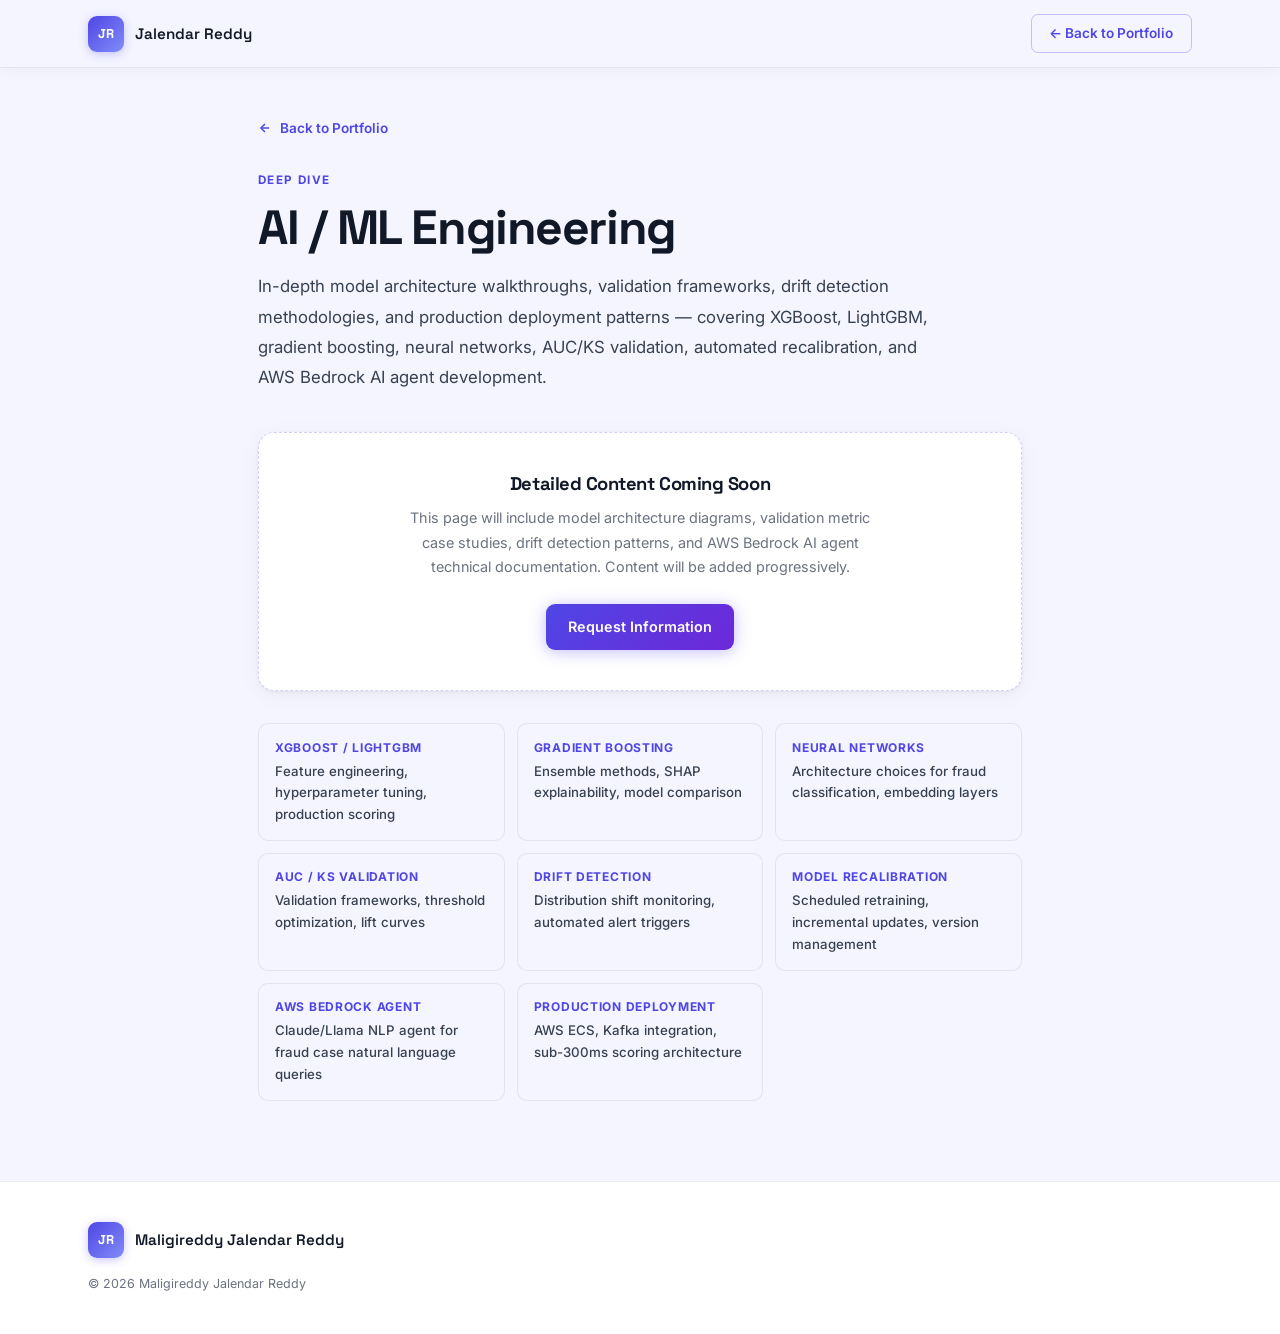
<file: pages/ai-ml.html>
<!DOCTYPE html>
<html lang="en">
<head>
  <meta charset="UTF-8" />
  <meta name="viewport" content="width=device-width, initial-scale=1.0" />
  <title>AI / ML Engineering | Maligireddy Jalendar Reddy</title>
  <meta name="description" content="AI/ML engineering deep dive — XGBoost, LightGBM, neural networks, AUC/KS validation, drift detection, AWS Bedrock AI agents, production ML deployment by Maligireddy Jalendar Reddy." />
  <link rel="preconnect" href="https://fonts.googleapis.com" />
  <link rel="preconnect" href="https://fonts.gstatic.com" crossorigin />
  <link href="https://fonts.googleapis.com/css2?family=Space+Grotesk:wght@400;500;600;700&family=Inter:wght@300;400;500;600&display=swap" rel="stylesheet" />
  <link rel="stylesheet" href="../styles.css" />
  <style>
    .page-wrap { max-width: 860px; margin: 0 auto; padding: calc(var(--nav-h) + 3rem) var(--pad) 5rem; }
    .page-back {
      display: inline-flex; align-items: center; gap: 0.5rem;
      font-size: 0.85rem; font-weight: 600; color: var(--accent);
      margin-bottom: 2rem; transition: opacity 0.2s;
    }
    .page-back:hover { opacity: 0.7; }
    .page-label { font-size: 0.73rem; font-weight: 700; text-transform: uppercase; letter-spacing: 0.12em; color: var(--accent); margin-bottom: 0.6rem; display: block; }
    .page-wrap h1 { font-size: clamp(2rem, 4vw, 3rem); color: var(--t1); margin-bottom: 1rem; }
    .page-wrap > p { font-size: 1.05rem; color: var(--t2); line-height: 1.8; margin-bottom: 2.5rem; max-width: 680px; }
    .coming-card {
      background: var(--surface); border: 1.5px dashed rgba(79,70,229,0.25);
      border-radius: 16px; padding: 2.5rem; text-align: center;
      box-shadow: var(--shadow);
    }
    .coming-card h2 { font-size: 1.15rem; color: var(--t1); margin-bottom: 0.75rem; }
    .coming-card p { font-size: 0.9rem; color: var(--t3); line-height: 1.7; max-width: 480px; margin: 0 auto 1.5rem; }
    .topic-grid { display: grid; grid-template-columns: repeat(auto-fill, minmax(200px, 1fr)); gap: 0.75rem; margin-top: 2rem; text-align: left; }
    .topic-item {
      background: var(--bg); border: 1px solid var(--border); border-radius: 10px; padding: 0.85rem 1rem;
      font-size: 0.83rem; font-weight: 500; color: var(--t2);
    }
    .topic-item strong { display: block; font-size: 0.75rem; color: var(--accent); text-transform: uppercase; letter-spacing: 0.06em; margin-bottom: 0.2rem; }
  </style>
</head>
<body>

  <nav class="navbar scrolled">
    <div class="nav-inner">
      <a href="../index.html" class="nav-brand">
        <div class="nav-logo">JR</div>
        <span>Jalendar Reddy</span>
      </a>
      <div class="nav-end">
        <a href="../index.html" class="nav-download">← Back to Portfolio</a>
      </div>
    </div>
  </nav>

  <main>
    <div class="page-wrap">
      <a href="../index.html#about" class="page-back">
        <svg width="14" height="14" viewBox="0 0 24 24" fill="none" stroke="currentColor" stroke-width="2.5"><line x1="19" y1="12" x2="5" y2="12"/><polyline points="12 19 5 12 12 5"/></svg>
        Back to Portfolio
      </a>

      <span class="page-label">Deep Dive</span>
      <h1>AI / ML Engineering</h1>
      <p>
        In-depth model architecture walkthroughs, validation frameworks, drift detection methodologies,
        and production deployment patterns — covering XGBoost, LightGBM, gradient boosting, neural networks,
        AUC/KS validation, automated recalibration, and AWS Bedrock AI agent development.
      </p>

      <div class="coming-card">
        <h2>Detailed Content Coming Soon</h2>
        <p>
          This page will include model architecture diagrams, validation metric case studies,
          drift detection patterns, and AWS Bedrock AI agent technical documentation.
          Content will be added progressively.
        </p>
        <a href="mailto:jmaligireddy97@gmail.com" class="btn-primary" style="width:fit-content;margin:0 auto;">
          Request Information
        </a>
      </div>

      <div class="topic-grid">
        <div class="topic-item"><strong>XGBoost / LightGBM</strong>Feature engineering, hyperparameter tuning, production scoring</div>
        <div class="topic-item"><strong>Gradient Boosting</strong>Ensemble methods, SHAP explainability, model comparison</div>
        <div class="topic-item"><strong>Neural Networks</strong>Architecture choices for fraud classification, embedding layers</div>
        <div class="topic-item"><strong>AUC / KS Validation</strong>Validation frameworks, threshold optimization, lift curves</div>
        <div class="topic-item"><strong>Drift Detection</strong>Distribution shift monitoring, automated alert triggers</div>
        <div class="topic-item"><strong>Model Recalibration</strong>Scheduled retraining, incremental updates, version management</div>
        <div class="topic-item"><strong>AWS Bedrock Agent</strong>Claude/Llama NLP agent for fraud case natural language queries</div>
        <div class="topic-item"><strong>Production Deployment</strong>AWS ECS, Kafka integration, sub-300ms scoring architecture</div>
      </div>
    </div>
  </main>

  <footer class="footer" style="margin-top:0;">
    <div class="container">
      <div class="footer-inner">
        <div class="footer-brand"><div class="nav-logo">JR</div><span>Maligireddy Jalendar Reddy</span></div>
        <p class="footer-copy">© <span id="year"></span> Maligireddy Jalendar Reddy</p>
      </div>
    </div>
  </footer>

  <script>var yr=document.getElementById('year');if(yr)yr.textContent=new Date().getFullYear();</script>
</body>
</html>
</file>
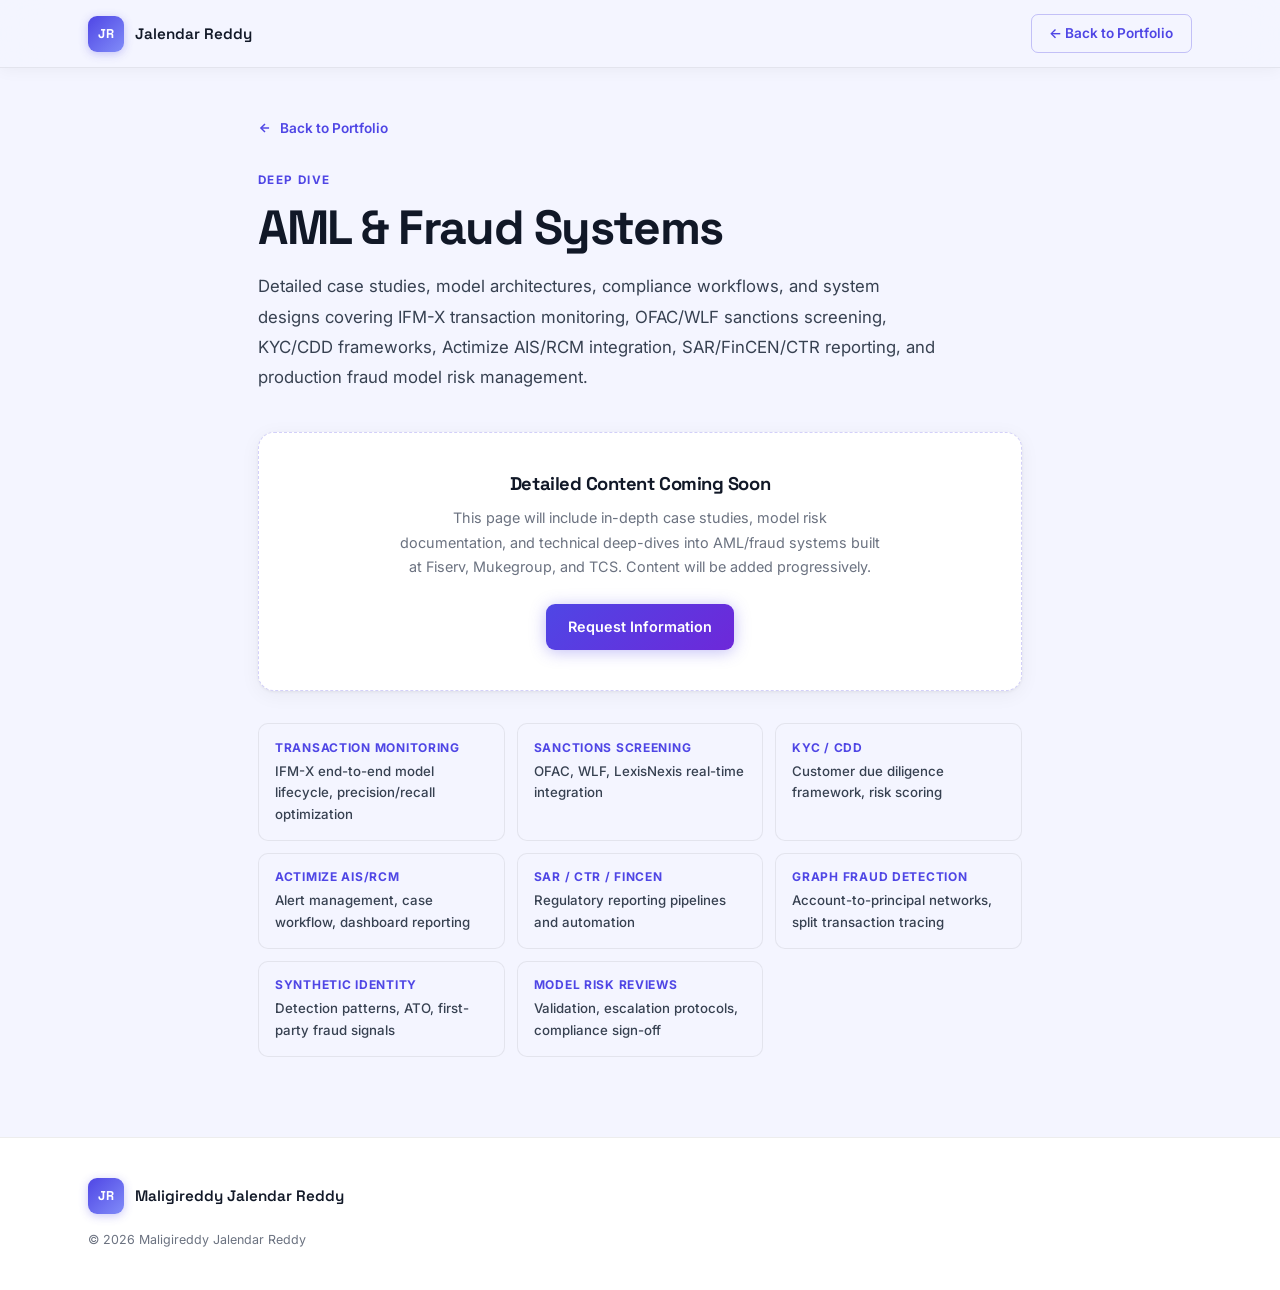
<file: pages/aml.html>
<!DOCTYPE html>
<html lang="en">
<head>
  <meta charset="UTF-8" />
  <meta name="viewport" content="width=device-width, initial-scale=1.0" />
  <title>AML &amp; Fraud Systems | Maligireddy Jalendar Reddy</title>
  <meta name="description" content="Deep dive into AML, KYC, IFM-X, OFAC, WLF, LexisNexis, Actimize, SAR/FinCEN/CTR, and production fraud model risk workflows — Maligireddy Jalendar Reddy." />
  <link rel="preconnect" href="https://fonts.googleapis.com" />
  <link rel="preconnect" href="https://fonts.gstatic.com" crossorigin />
  <link href="https://fonts.googleapis.com/css2?family=Space+Grotesk:wght@400;500;600;700&family=Inter:wght@300;400;500;600&display=swap" rel="stylesheet" />
  <link rel="stylesheet" href="../styles.css" />
  <style>
    .page-wrap { max-width: 860px; margin: 0 auto; padding: calc(var(--nav-h) + 3rem) var(--pad) 5rem; }
    .page-back {
      display: inline-flex; align-items: center; gap: 0.5rem;
      font-size: 0.85rem; font-weight: 600; color: var(--accent);
      margin-bottom: 2rem; transition: opacity 0.2s;
    }
    .page-back:hover { opacity: 0.7; }
    .page-label { font-size: 0.73rem; font-weight: 700; text-transform: uppercase; letter-spacing: 0.12em; color: var(--accent); margin-bottom: 0.6rem; display: block; }
    .page-wrap h1 { font-size: clamp(2rem, 4vw, 3rem); color: var(--t1); margin-bottom: 1rem; }
    .page-wrap > p { font-size: 1.05rem; color: var(--t2); line-height: 1.8; margin-bottom: 2.5rem; max-width: 680px; }
    .coming-card {
      background: var(--surface); border: 1.5px dashed rgba(79,70,229,0.25);
      border-radius: 16px; padding: 2.5rem; text-align: center;
      box-shadow: var(--shadow);
    }
    .coming-card h2 { font-size: 1.15rem; color: var(--t1); margin-bottom: 0.75rem; }
    .coming-card p { font-size: 0.9rem; color: var(--t3); line-height: 1.7; max-width: 480px; margin: 0 auto 1.5rem; }
    .topic-grid { display: grid; grid-template-columns: repeat(auto-fill, minmax(200px, 1fr)); gap: 0.75rem; margin-top: 2rem; text-align: left; }
    .topic-item {
      background: var(--bg); border: 1px solid var(--border); border-radius: 10px; padding: 0.85rem 1rem;
      font-size: 0.83rem; font-weight: 500; color: var(--t2);
    }
    .topic-item strong { display: block; font-size: 0.75rem; color: var(--accent); text-transform: uppercase; letter-spacing: 0.06em; margin-bottom: 0.2rem; }
  </style>
</head>
<body>

  <nav class="navbar scrolled">
    <div class="nav-inner">
      <a href="../index.html" class="nav-brand">
        <div class="nav-logo">JR</div>
        <span>Jalendar Reddy</span>
      </a>
      <div class="nav-end">
        <a href="../index.html" class="nav-download">← Back to Portfolio</a>
      </div>
    </div>
  </nav>

  <main>
    <div class="page-wrap">
      <a href="../index.html#about" class="page-back">
        <svg width="14" height="14" viewBox="0 0 24 24" fill="none" stroke="currentColor" stroke-width="2.5"><line x1="19" y1="12" x2="5" y2="12"/><polyline points="12 19 5 12 12 5"/></svg>
        Back to Portfolio
      </a>

      <span class="page-label">Deep Dive</span>
      <h1>AML &amp; Fraud Systems</h1>
      <p>
        Detailed case studies, model architectures, compliance workflows, and system designs
        covering IFM-X transaction monitoring, OFAC/WLF sanctions screening, KYC/CDD frameworks,
        Actimize AIS/RCM integration, SAR/FinCEN/CTR reporting, and production fraud model risk management.
      </p>

      <div class="coming-card">
        <h2>Detailed Content Coming Soon</h2>
        <p>
          This page will include in-depth case studies, model risk documentation,
          and technical deep-dives into AML/fraud systems built at Fiserv, Mukegroup, and TCS.
          Content will be added progressively.
        </p>
        <a href="mailto:jmaligireddy97@gmail.com" class="btn-primary" style="width:fit-content;margin:0 auto;">
          Request Information
        </a>
      </div>

      <div class="topic-grid">
        <div class="topic-item"><strong>Transaction Monitoring</strong>IFM-X end-to-end model lifecycle, precision/recall optimization</div>
        <div class="topic-item"><strong>Sanctions Screening</strong>OFAC, WLF, LexisNexis real-time integration</div>
        <div class="topic-item"><strong>KYC / CDD</strong>Customer due diligence framework, risk scoring</div>
        <div class="topic-item"><strong>Actimize AIS/RCM</strong>Alert management, case workflow, dashboard reporting</div>
        <div class="topic-item"><strong>SAR / CTR / FinCEN</strong>Regulatory reporting pipelines and automation</div>
        <div class="topic-item"><strong>Graph Fraud Detection</strong>Account-to-principal networks, split transaction tracing</div>
        <div class="topic-item"><strong>Synthetic Identity</strong>Detection patterns, ATO, first-party fraud signals</div>
        <div class="topic-item"><strong>Model Risk Reviews</strong>Validation, escalation protocols, compliance sign-off</div>
      </div>
    </div>
  </main>

  <footer class="footer" style="margin-top:0;">
    <div class="container">
      <div class="footer-inner">
        <div class="footer-brand"><div class="nav-logo">JR</div><span>Maligireddy Jalendar Reddy</span></div>
        <p class="footer-copy">© <span id="year"></span> Maligireddy Jalendar Reddy</p>
      </div>
    </div>
  </footer>

  <script>var yr=document.getElementById('year');if(yr)yr.textContent=new Date().getFullYear();</script>
</body>
</html>
</file>
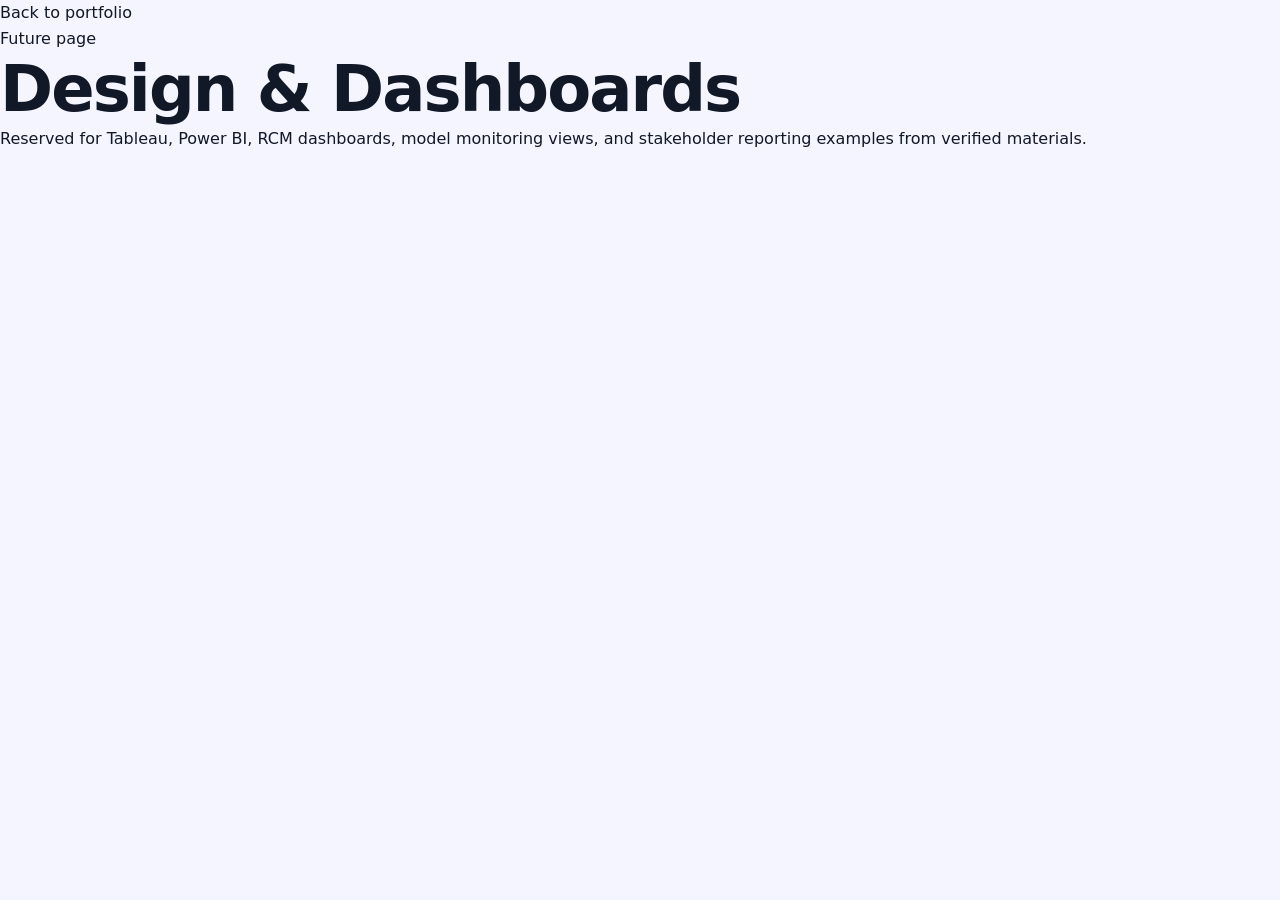
<file: pages/design.html>
<!DOCTYPE html>
<html lang="en">
<head>
  <meta charset="UTF-8" />
  <meta name="viewport" content="width=device-width, initial-scale=1.0" />
  <title>Design & Dashboards | Jalendar Reddy</title>
  <link rel="stylesheet" href="../styles.css" />
</head>
<body class="detail-page">
  <main class="detail-shell">
    <a class="back-link" href="../index.html#workstreams">Back to portfolio</a>
    <p class="eyebrow">Future page</p>
    <h1>Design & Dashboards</h1>
    <p>Reserved for Tableau, Power BI, RCM dashboards, model monitoring views, and stakeholder reporting examples from verified materials.</p>
  </main>
</body>
</html>
</file>
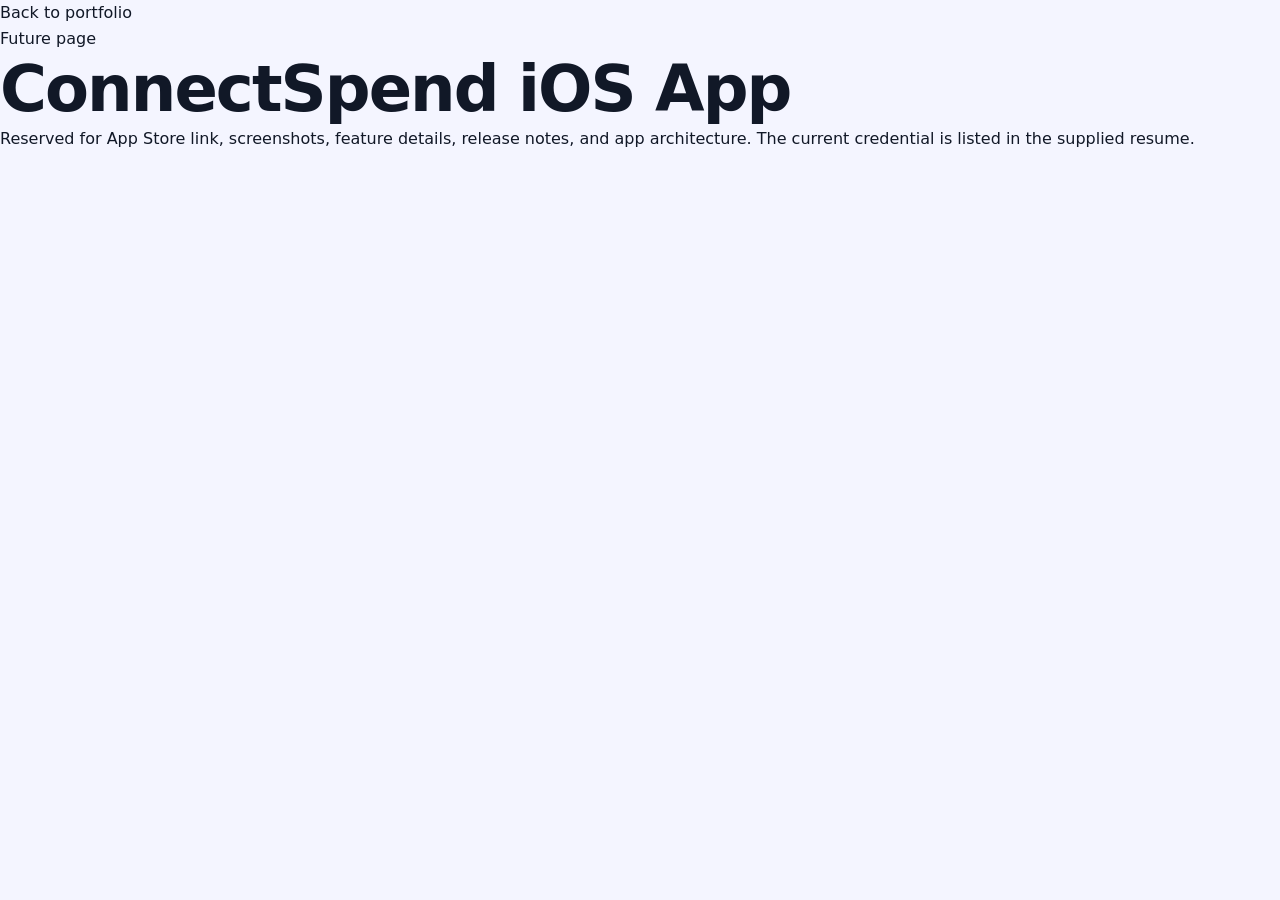
<file: pages/ios.html>
<!DOCTYPE html>
<html lang="en">
<head>
  <meta charset="UTF-8" />
  <meta name="viewport" content="width=device-width, initial-scale=1.0" />
  <title>iOS App | Jalendar Reddy</title>
  <link rel="stylesheet" href="../styles.css" />
</head>
<body class="detail-page">
  <main class="detail-shell">
    <a class="back-link" href="../index.html#ios">Back to portfolio</a>
    <p class="eyebrow">Future page</p>
    <h1>ConnectSpend iOS App</h1>
    <p>Reserved for App Store link, screenshots, feature details, release notes, and app architecture. The current credential is listed in the supplied resume.</p>
  </main>
</body>
</html>
</file>
<file: styles.css>
/* ─── DESIGN TOKENS ─────────────────────────────────────── */
:root {
  --bg:       #f4f5ff;
  --bg-alt:   #ffffff;
  --surface:  #ffffff;
  --border:   rgba(0,0,0,0.07);
  --border-h: rgba(79,70,229,0.28);

  --accent:   #4f46e5;
  --accent-l: #818cf8;
  --accent-g: rgba(79,70,229,0.07);
  --cyan:     #0369a1;
  --green:    #16a34a;

  --t1: #111827;
  --t2: #374151;
  --t3: #6b7280;

  --shadow:   0 1px 3px rgba(0,0,0,0.06), 0 4px 20px rgba(0,0,0,0.05);
  --shadow-h: 0 4px 6px rgba(0,0,0,0.07), 0 10px 30px rgba(0,0,0,0.09);

  --nav-h: 68px;
  --mw:    1200px;
  --pad:   clamp(1.25rem, 5vw, 3rem);
  --sec:   clamp(4rem, 7vw, 6.5rem);

  --ease: cubic-bezier(0.16, 1, 0.3, 1);
}

/* ─── RESET ─────────────────────────────────────────────── */
*, *::before, *::after { box-sizing: border-box; margin: 0; padding: 0; }
html { scroll-behavior: smooth; scroll-padding-top: var(--nav-h); font-size: 16px; }
body {
  background: var(--bg);
  color: var(--t1);
  font-family: 'Inter', system-ui, sans-serif;
  font-size: 1rem;
  line-height: 1.65;
  overflow-x: hidden;
  -webkit-font-smoothing: antialiased;
}
a { color: inherit; text-decoration: none; }
img { display: block; max-width: 100%; }
::-webkit-scrollbar { width: 5px; }
::-webkit-scrollbar-track { background: #f0f0ff; }
::-webkit-scrollbar-thumb { background: #c7d2fe; border-radius: 999px; }
::-webkit-scrollbar-thumb:hover { background: var(--accent-l); }

/* ─── TYPOGRAPHY ─────────────────────────────────────────── */
h1,h2,h3,h4,h5 { font-family: 'Space Grotesk', system-ui, sans-serif; line-height: 1.15; font-weight: 700; overflow-wrap: anywhere; }
h1 { font-size: clamp(2.4rem, 5vw, 4rem); letter-spacing: -0.03em; }
h2 { font-size: clamp(1.7rem, 3vw, 2.4rem); letter-spacing: -0.025em; }
h3 { font-size: 1.08rem; }
h4 { font-size: 0.75rem; font-weight: 700; text-transform: uppercase; letter-spacing: 0.09em; color: var(--cyan); }

/* ─── CONTAINER ──────────────────────────────────────────── */
.container { max-width: var(--mw); margin: 0 auto; padding: 0 var(--pad); }

/* ─── NAVBAR ─────────────────────────────────────────────── */
.navbar {
  position: fixed; top: 0; left: 0; right: 0;
  height: var(--nav-h); z-index: 100;
  transition: background 0.3s, box-shadow 0.3s, border-color 0.3s;
  border-bottom: 1px solid transparent;
}
.navbar.scrolled {
  background: rgba(244,245,255,0.92);
  backdrop-filter: blur(20px);
  -webkit-backdrop-filter: blur(20px);
  border-bottom-color: var(--border);
  box-shadow: 0 1px 16px rgba(0,0,0,0.05);
}
.nav-inner {
  display: flex; align-items: center; justify-content: space-between;
  height: 100%; max-width: var(--mw); margin: 0 auto; padding: 0 var(--pad); gap: 1rem;
}
.nav-brand {
  display: flex; align-items: center; gap: 0.7rem;
  font-family: 'Space Grotesk', sans-serif; font-weight: 600; font-size: 0.95rem;
  color: var(--t1); flex-shrink: 0;
}
.nav-logo {
  width: 36px; height: 36px; border-radius: 9px;
  background: linear-gradient(135deg, var(--accent), var(--accent-l));
  display: grid; place-items: center;
  font-family: 'Space Grotesk', sans-serif; font-weight: 700; font-size: 0.8rem;
  color: #fff; flex-shrink: 0;
  box-shadow: 0 2px 10px rgba(79,70,229,0.3);
}
.nav-links { display: flex; align-items: center; gap: 0.1rem; }
.nav-link {
  font-size: 0.875rem; font-weight: 500; color: var(--t3);
  padding: 0.45rem 0.9rem; border-radius: 7px;
  transition: color 0.2s, background 0.2s;
}
.nav-link:hover { color: var(--accent); background: var(--accent-g); }
.nav-end { display: flex; align-items: center; gap: 0.75rem; }
.nav-download {
  font-size: 0.85rem; font-weight: 600; color: var(--accent);
  border: 1.5px solid rgba(79,70,229,0.3); padding: 0.45rem 1.1rem; border-radius: 7px;
  transition: background 0.2s, border-color 0.2s, box-shadow 0.2s;
}
.nav-download:hover { background: var(--accent-g); box-shadow: 0 0 0 3px rgba(79,70,229,0.1); }
.nav-burger {
  display: none; flex-direction: column; justify-content: center; gap: 5px;
  width: 36px; height: 36px; background: none; border: 1px solid var(--border);
  border-radius: 7px; cursor: pointer; padding: 8px;
}
.nav-burger span { display: block; height: 1.5px; background: var(--t2); border-radius: 2px; transition: transform 0.3s, opacity 0.3s; }
.nav-burger.open span:nth-child(1) { transform: translateY(6.5px) rotate(45deg); }
.nav-burger.open span:nth-child(2) { opacity: 0; transform: scaleX(0); }
.nav-burger.open span:nth-child(3) { transform: translateY(-6.5px) rotate(-45deg); }

/* ─── HERO ───────────────────────────────────────────────── */
.hero {
  position: relative; min-height: 100vh; display: flex; align-items: center;
  padding-top: var(--nav-h); overflow: hidden;
  background: linear-gradient(145deg, #eef0ff 0%, #f4f5ff 40%, #e8f4ff 100%);
}
#particleCanvas {
  position: absolute; inset: 0; width: 100%; height: 100%; pointer-events: none; opacity: 0.7;
}
.hero-inner {
  position: relative; z-index: 1;
  display: grid; grid-template-columns: 1fr auto; gap: 3.5rem; align-items: center;
  max-width: var(--mw); margin: 0 auto;
  padding: clamp(3rem, 6vw, 5rem) var(--pad); width: 100%;
}
.hero-badge {
  display: inline-flex; align-items: center; gap: 0.6rem;
  border: 1.5px solid rgba(79,70,229,0.2); background: rgba(79,70,229,0.06);
  color: var(--accent); font-size: 0.8rem; font-weight: 500;
  padding: 0.4rem 0.9rem; border-radius: 999px; margin-bottom: 1.5rem; width: fit-content;
}
.badge-dot {
  width: 7px; height: 7px; border-radius: 50%; background: var(--green); flex-shrink: 0;
  animation: badge-pulse 2.2s ease-in-out infinite;
}
@keyframes badge-pulse {
  0%,100% { box-shadow: 0 0 0 0 rgba(22,163,74,0.4); }
  50%       { box-shadow: 0 0 0 5px rgba(22,163,74,0); }
}
.hero-name { display: flex; flex-direction: column; margin-bottom: 1rem; color: var(--t1); }
.name-accent {
  background: linear-gradient(130deg, var(--accent), #7c3aed);
  -webkit-background-clip: text; -webkit-text-fill-color: transparent; background-clip: text;
}
.hero-role { font-size: clamp(1rem, 1.8vw, 1.2rem); color: var(--t2); margin-bottom: 1.5rem; font-weight: 400; }
.role-cycle { color: var(--accent); font-weight: 600; display: inline-block; transition: opacity 0.35s, transform 0.35s; }
.hero-bio { font-size: clamp(0.95rem, 1.4vw, 1.05rem); color: var(--t2); line-height: 1.78; margin-bottom: 2rem; max-width: 560px; }
.hero-bio strong { color: var(--t1); font-weight: 600; }

/* Buttons */
.hero-actions { display: flex; flex-wrap: wrap; gap: 0.75rem; margin-bottom: 2.5rem; }
.btn-primary {
  display: inline-flex; align-items: center; gap: 0.45rem;
  background: linear-gradient(135deg, var(--accent), #6d28d9);
  color: #fff; font-weight: 600; font-size: 0.9rem;
  padding: 0.7rem 1.4rem; border-radius: 9px;
  transition: transform 0.2s var(--ease), box-shadow 0.2s;
  box-shadow: 0 2px 16px rgba(79,70,229,0.35);
}
.btn-primary:hover { transform: translateY(-2px); box-shadow: 0 6px 24px rgba(79,70,229,0.42); }
.btn-secondary {
  display: inline-flex; align-items: center; gap: 0.45rem; color: var(--accent);
  font-weight: 500; font-size: 0.9rem; padding: 0.7rem 1.25rem; border-radius: 9px;
  border: 1.5px solid rgba(79,70,229,0.25); background: rgba(79,70,229,0.04);
  transition: background 0.2s, border-color 0.2s, transform 0.2s, box-shadow 0.2s;
}
.btn-secondary:hover { background: var(--accent-g); border-color: rgba(79,70,229,0.4); transform: translateY(-1px); box-shadow: 0 0 0 3px rgba(79,70,229,0.08); }

/* Hero stats */
.hero-stats {
  display: flex; align-items: center; background: var(--surface);
  border: 1px solid var(--border); border-radius: 14px;
  overflow: hidden; width: fit-content; box-shadow: var(--shadow);
}
.hstat { padding: 0.9rem 1.3rem; text-align: center; }
.hstat-sep { width: 1px; background: var(--border); align-self: stretch; }
.hstat-num {
  display: block; font-family: 'Space Grotesk', sans-serif;
  font-size: 1.4rem; font-weight: 700; color: var(--accent); line-height: 1; margin-bottom: 0.3rem;
}
.hstat-lbl { display: block; font-size: 0.67rem; color: var(--t3); font-weight: 500; text-transform: uppercase; letter-spacing: 0.07em; white-space: nowrap; }

/* ─── HERO BLOB ANIMATIONS ───────────────────────────────── */
.hero-blob {
  position: absolute; border-radius: 50%; filter: blur(80px);
  pointer-events: none; will-change: transform;
  animation: blob-drift ease-in-out infinite;
}
.blob-1 {
  width: 520px; height: 520px;
  background: radial-gradient(circle, rgba(79,70,229,0.18) 0%, transparent 70%);
  top: -130px; right: 8%; animation-duration: 14s;
}
.blob-2 {
  width: 380px; height: 380px;
  background: radial-gradient(circle, rgba(109,40,217,0.13) 0%, transparent 70%);
  bottom: 4%; left: 4%; animation-duration: 18s; animation-delay: -3s;
}
.blob-3 {
  width: 260px; height: 260px;
  background: radial-gradient(circle, rgba(14,165,233,0.11) 0%, transparent 70%);
  top: 38%; left: 38%; animation-duration: 11s; animation-delay: -7s;
}
@keyframes blob-drift {
  0%,100% { transform: translate(0,0) scale(1); }
  33%      { transform: translate(26px,-20px) scale(1.07); }
  66%      { transform: translate(-18px,26px) scale(0.93); }
}

/* ─── ORBIT PHOTO ────────────────────────────────────────── */
.hero-visual { display: flex; align-items: center; justify-content: center; }
.orbit-zone {
  position: relative; width: 420px; height: 420px;
  display: flex; align-items: center; justify-content: center; flex-shrink: 0;
}
.photo-wrap { position: relative; width: 260px; height: 260px; z-index: 2; }
.photo-ring {
  position: absolute; border-radius: 50%; border: 1.5px dashed;
  pointer-events: none; animation: spin linear infinite;
}
.photo-ring.r1 { inset: -20px; border-color: rgba(79,70,229,0.15); animation-duration: 30s; }
.photo-ring.r2 { inset: -8px;  border-color: rgba(109,40,217,0.12); animation-duration: 20s; animation-direction: reverse; }
@keyframes spin { to { transform: rotate(360deg); } }
.photo-frame {
  position: absolute; inset: 0; border-radius: 50%;
  padding: 3px; background: linear-gradient(135deg, var(--accent), #7c3aed);
  box-shadow: 0 8px 32px rgba(79,70,229,0.25);
}
.photo-frame img { width: 100%; height: 100%; border-radius: 50%; object-fit: cover; object-position: center 10%; background: #e8e8ff; display: block; }

/* Orbit badges - positioned by JS */
.orbit-badge {
  position: absolute;
  background: var(--surface);
  border: 1px solid var(--border);
  box-shadow: 0 2px 10px rgba(0,0,0,0.08);
  color: var(--t2); font-size: 0.7rem; font-weight: 600;
  padding: 0.28rem 0.72rem; border-radius: 999px;
  white-space: nowrap; pointer-events: none;
  transition: opacity 0.5s ease;
  z-index: 3;
}

/* ─── SECTION BASE ───────────────────────────────────────── */
.section { padding: var(--sec) 0; }
.bg-alt { background: var(--bg-alt); }
.section-head { margin-bottom: 2.75rem; }
.section-tag { display: block; font-size: 0.72rem; font-weight: 700; text-transform: uppercase; letter-spacing: 0.12em; color: var(--accent); margin-bottom: 0.6rem; }
.section-head h2 { color: var(--t1); }
.section-sub { margin-top: 0.6rem; font-size: 0.9rem; color: var(--t3); }

/* ─── ABOUT ──────────────────────────────────────────────── */
.about-layout { display: grid; grid-template-columns: 1fr 1fr; gap: 3.5rem; align-items: start; }
.about-text { display: flex; flex-direction: column; gap: 1.1rem; }
.about-text p { color: var(--t2); font-size: 1rem; line-height: 1.82; }
.about-pills { display: flex; flex-wrap: wrap; gap: 0.5rem; margin-top: 0.4rem; }
.about-pills span {
  font-size: 0.77rem; font-weight: 600; color: var(--accent);
  background: var(--accent-g); border: 1px solid rgba(79,70,229,0.18);
  padding: 0.3rem 0.75rem; border-radius: 999px;
}
.expertise-grid { display: grid; grid-template-columns: 1fr 1fr; gap: 1rem; }
.exp-card {
  background: var(--surface); border: 1px solid var(--border); border-radius: 14px; padding: 1.25rem;
  box-shadow: var(--shadow); transition: border-color 0.25s, box-shadow 0.3s var(--ease), transform 0.3s var(--ease);
}
.exp-card:hover { border-color: var(--border-h); box-shadow: var(--shadow-h); transform: translateY(-2px); }
.exp-icon {
  width: 40px; height: 40px; border-radius: 10px; background: var(--accent-g);
  display: grid; place-items: center; color: var(--accent); margin-bottom: 0.85rem;
}
.exp-card h3 { font-size: 0.92rem; color: var(--t1); margin-bottom: 0.45rem; }
.exp-card p { font-size: 0.82rem; color: var(--t3); line-height: 1.62; margin-bottom: 0.75rem; }
.exp-link { font-size: 0.8rem; font-weight: 600; color: var(--accent); transition: opacity 0.2s; }
.exp-link:hover { opacity: 0.7; }

/* ─── EXPERIENCE FLIP CARDS ──────────────────────────────── */
.exp-timeline { display: flex; flex-direction: column; gap: 2rem; }

.flip-card {
  perspective: 1400px;
  height: 470px;
  position: relative;
}
.flip-card.flip-lg { height: 640px; }

.flip-inner {
  position: absolute; inset: 0;
  transform-style: preserve-3d;
  transition: transform 0.7s cubic-bezier(0.4, 0, 0.2, 1);
}
.flip-card.flipped .flip-inner { transform: rotateY(180deg); }

.flip-front, .flip-back {
  position: absolute; inset: 0;
  backface-visibility: hidden;
  -webkit-backface-visibility: hidden;
  border-radius: 16px;
  background: var(--surface);
  border: 1px solid var(--border);
  box-shadow: var(--shadow);
  padding: 1.75rem;
  overflow: hidden;
}
.flip-back {
  transform: rotateY(180deg);
  overflow-y: auto;
  border-color: rgba(79,70,229,0.18);
  border-left: 3px solid var(--accent);
}
.flip-front { border-left: 3px solid transparent; transition: border-color 0.3s; }
.flip-card:hover .flip-front { border-left-color: var(--accent-l); }

.fc-head {
  display: flex; justify-content: space-between; align-items: flex-start; gap: 1rem;
  margin-bottom: 1.25rem; padding-bottom: 1.1rem; border-bottom: 1px solid var(--border); flex-wrap: wrap;
}
.fc-head h3 { font-size: 1.2rem; color: var(--t1); margin-bottom: 0.2rem; }
.fc-loc { font-size: 0.77rem; color: var(--t3); }
.fc-meta { text-align: right; }
.fc-role { display: block; font-size: 0.85rem; font-weight: 600; color: var(--accent); margin-bottom: 0.35rem; }
.fc-date {
  display: inline-block; font-size: 0.76rem; color: var(--t3); font-weight: 500;
  background: var(--bg); border: 1px solid var(--border); padding: 0.2rem 0.65rem; border-radius: 6px;
}

/* KPI strip on Fiserv front */
.fc-kpis {
  display: grid; grid-template-columns: repeat(4, 1fr); gap: 0;
  background: var(--bg); border: 1px solid var(--border); border-radius: 10px;
  overflow: hidden; margin-bottom: 1.25rem;
}
.kpi { padding: 0.7rem 0.5rem; text-align: center; border-right: 1px solid var(--border); }
.kpi:last-child { border-right: none; }
.kpi strong { display: block; font-family: 'Space Grotesk', sans-serif; font-size: 1.05rem; font-weight: 700; color: var(--accent); line-height: 1; margin-bottom: 0.2rem; }
.kpi span { display: block; font-size: 0.63rem; color: var(--t3); font-weight: 500; text-transform: uppercase; letter-spacing: 0.05em; }

.fc-brief {
  list-style: none; display: flex; flex-direction: column; gap: 0.5rem;
  margin-bottom: 1.25rem;
}
.fc-brief li {
  font-size: 0.875rem; color: var(--t2); line-height: 1.6;
  padding-left: 1.2rem; position: relative;
}
.fc-brief li::before { content: '▸'; position: absolute; left: 0; color: var(--accent); font-size: 0.65rem; top: 0.3em; }
.fc-brief li strong { color: var(--t1); font-weight: 600; }

.fc-tags { display: flex; flex-wrap: wrap; gap: 0.4rem; margin-bottom: 1.25rem; }
.fc-tags span {
  font-size: 0.72rem; font-weight: 600; color: var(--accent);
  background: var(--accent-g); border: 1px solid rgba(79,70,229,0.15);
  padding: 0.2rem 0.6rem; border-radius: 999px;
}

.fc-flip-btn {
  display: inline-flex; align-items: center; gap: 0.45rem;
  background: none; border: 1.5px solid rgba(79,70,229,0.25);
  color: var(--accent); font-size: 0.82rem; font-weight: 600;
  padding: 0.5rem 1rem; border-radius: 8px; cursor: pointer;
  transition: background 0.2s, border-color 0.2s, box-shadow 0.2s;
  font-family: inherit;
}
.fc-flip-btn:hover { background: var(--accent-g); border-color: rgba(79,70,229,0.4); box-shadow: 0 0 0 3px rgba(79,70,229,0.08); }
.fc-flip-btn.is-back { margin-top: 1.5rem; }

/* Flip back content */
.fb-head {
  margin-bottom: 1.25rem; padding-bottom: 1rem; border-bottom: 1px solid var(--border);
}
.fb-head h3 { font-size: 1.1rem; color: var(--t1); margin-bottom: 0.3rem; }
.fb-groups { display: flex; flex-direction: column; gap: 1.25rem; }
.fb-group h4 { margin-bottom: 0.6rem; }
.fb-group ul { list-style: none; display: flex; flex-direction: column; gap: 0.5rem; }
.fb-group li {
  font-size: 0.875rem; color: var(--t2); line-height: 1.65;
  padding-left: 1.2rem; position: relative;
}
.fb-group li::before { content: '▸'; position: absolute; left: 0; color: var(--accent); font-size: 0.65rem; top: 0.3em; }
.fb-group li strong { color: var(--t1); font-weight: 600; }

/* ─── PROJECTS CAROUSEL ──────────────────────────────────── */
.proj-carousel-wrap { position: relative; }
.proj-carousel {
  display: flex; gap: 1.5rem;
  overflow-x: auto; scroll-snap-type: x mandatory;
  scroll-behavior: smooth; padding-bottom: 1rem;
  -ms-overflow-style: none; scrollbar-width: none;
}
.proj-carousel::-webkit-scrollbar { display: none; }
.proj-carousel .proj-card {
  flex: 0 0 calc(33.333% - 1rem); min-width: 300px;
  scroll-snap-align: start; overflow: hidden;
}
.proj-carousel-nav {
  display: flex; align-items: center; justify-content: center;
  gap: 1rem; margin-top: 1.5rem;
}
.proj-nav-btn {
  width: 38px; height: 38px; border-radius: 50%;
  background: var(--surface); border: 1.5px solid var(--border);
  box-shadow: var(--shadow); cursor: pointer;
  display: grid; place-items: center; color: var(--t2);
  transition: border-color 0.2s, color 0.2s, box-shadow 0.2s, transform 0.2s;
  flex-shrink: 0;
}
.proj-nav-btn:hover { border-color: var(--border-h); color: var(--accent); box-shadow: var(--shadow-h); transform: scale(1.08); }
.proj-dots { display: flex; gap: 0.5rem; align-items: center; }
.proj-dot {
  width: 8px; height: 8px; border-radius: 50%;
  background: var(--border); border: 1.5px solid rgba(0,0,0,0.1);
  cursor: pointer; transition: background 0.2s, transform 0.2s;
}
.proj-dot.active { background: var(--accent); transform: scale(1.3); }

/* Legacy .proj-grid for non-carousel fallback */
.proj-grid { display: grid; grid-template-columns: repeat(3, 1fr); gap: 1.5rem; }
.proj-card {
  background: var(--surface); border: 1px solid var(--border); border-radius: 16px;
  padding: 1.5rem; box-shadow: var(--shadow);
  transition: border-color 0.25s, box-shadow 0.3s var(--ease), transform 0.3s var(--ease);
  display: flex; flex-direction: column; gap: 1rem;
}
.proj-card:hover { border-color: var(--border-h); box-shadow: var(--shadow-h); transform: translateY(-3px); }
.proj-header { display: flex; align-items: flex-start; gap: 0.85rem; }
.proj-icon {
  width: 42px; height: 42px; flex-shrink: 0; border-radius: 11px;
  background: var(--accent-g); display: grid; place-items: center; color: var(--accent);
}
.proj-icon-cyan { background: rgba(3,105,161,0.08); color: var(--cyan); }
.proj-icon-green { background: rgba(22,163,74,0.08); color: var(--green); }
.proj-cat { display: block; font-size: 0.7rem; font-weight: 600; text-transform: uppercase; letter-spacing: 0.09em; color: var(--t3); margin-bottom: 0.2rem; }
.proj-header h3 { font-size: 0.97rem; color: var(--t1); }
.proj-desc { font-size: 0.85rem; color: var(--t2); line-height: 1.7; }

/* Architecture Diagram — Vertical Flow */
.arch-diagram-v {
  background: var(--bg); border: 1px solid var(--border); border-radius: 10px;
  padding: 0.9rem 1rem; display: flex; flex-direction: column;
  align-items: stretch; gap: 0.3rem;
}
.arch-step {
  font-size: 0.72rem; font-weight: 600; padding: 0.4rem 0.75rem;
  border-radius: 7px; border: 1px solid; text-align: center; line-height: 1.4;
}
.arch-step.source { background: rgba(79,70,229,0.07); border-color: rgba(79,70,229,0.22); color: var(--accent); }
.arch-step.engine { background: rgba(3,105,161,0.07); border-color: rgba(3,105,161,0.22); color: var(--cyan); }
.arch-step.output { background: rgba(22,163,74,0.07); border-color: rgba(22,163,74,0.22); color: var(--green); }
.arch-step-sep {
  text-align: center; font-size: 0.8rem; color: var(--t3); line-height: 1;
  margin: 0.05rem 0;
}
/* Legacy horizontal (kept for reference) */
.arch-diagram { background: var(--bg); border: 1px solid var(--border); border-radius: 10px; padding: 0.85rem; display: flex; flex-direction: column; gap: 0.5rem; overflow: hidden; }
.arch-row { display: flex; align-items: center; gap: 0.35rem; flex-wrap: wrap; }
.arch-node { font-size: 0.65rem; font-weight: 600; padding: 0.25rem 0.5rem; border-radius: 6px; border: 1px solid; min-width: 0; flex-shrink: 1; }
.arch-node.source { background: rgba(79,70,229,0.07); border-color: rgba(79,70,229,0.2); color: var(--accent); }
.arch-node.engine { background: rgba(3,105,161,0.07); border-color: rgba(3,105,161,0.2); color: var(--cyan); }
.arch-node.output { background: rgba(22,163,74,0.07); border-color: rgba(22,163,74,0.2); color: var(--green); }
.arch-arrow { font-size: 0.7rem; color: var(--t3); flex-shrink: 0; }

.proj-tags { display: flex; flex-wrap: wrap; gap: 0.4rem; margin-top: auto; }
.proj-tags span {
  font-size: 0.71rem; font-weight: 600; color: var(--accent);
  background: var(--accent-g); border: 1px solid rgba(79,70,229,0.14);
  padding: 0.2rem 0.6rem; border-radius: 999px;
}
.proj-link {
  display: inline-flex; align-items: center; gap: 0.4rem;
  font-size: 0.82rem; font-weight: 600; color: var(--t3);
  padding: 0.4rem 0.8rem; border: 1px solid var(--border); border-radius: 7px;
  transition: color 0.2s, border-color 0.2s, background 0.2s; width: fit-content;
}
.proj-link:hover { color: var(--accent); border-color: var(--border-h); background: var(--accent-g); }
.proj-label { font-size: 0.78rem; font-weight: 600; color: var(--green); margin-top: auto; }

/* ─── SKILLS ─────────────────────────────────────────────── */
.skills-grid { display: grid; grid-template-columns: repeat(2, 1fr); gap: 1.5rem; }
.skill-cat {
  background: var(--surface); border: 1px solid var(--border); border-radius: 16px; padding: 1.5rem;
  box-shadow: var(--shadow); transition: border-color 0.25s;
}
.skill-cat:hover { border-color: var(--border-h); }
.skill-cat-head { display: flex; align-items: center; gap: 0.7rem; margin-bottom: 1.1rem; padding-bottom: 1rem; border-bottom: 1px solid var(--border); color: var(--accent); }
.skill-cat-head h3 { font-size: 0.95rem; color: var(--t1); }
.skill-chips { display: flex; flex-wrap: wrap; gap: 0.45rem; }
.skill-chips span {
  font-size: 0.78rem; font-weight: 500; color: var(--t2);
  background: var(--bg); border: 1px solid var(--border);
  padding: 0.3rem 0.7rem; border-radius: 7px;
  transition: color 0.2s, border-color 0.2s, background 0.2s; cursor: default;
}
.skill-chips span:hover { color: var(--accent); border-color: rgba(79,70,229,0.25); background: var(--accent-g); }

/* ─── ACTIMIZE PLATFORM CARD ─────────────────────────────── */
.skill-cat-full {
  grid-column: 1 / -1;
  background: var(--surface); border: 1px solid var(--border); border-radius: 16px;
  padding: 1.75rem; box-shadow: var(--shadow); transition: border-color 0.25s;
}
.skill-cat-full:hover { border-color: var(--border-h); }
.actimize-grid {
  display: grid; grid-template-columns: repeat(auto-fill, minmax(200px, 1fr));
  gap: 1.1rem; margin-top: 1.25rem;
}
.actimize-sub {
  background: var(--bg); border: 1px solid var(--border); border-radius: 10px;
  padding: 0.85rem 1rem;
}
.actimize-sub h5 {
  font-size: 0.72rem; font-weight: 700; text-transform: uppercase;
  letter-spacing: 0.09em; color: var(--cyan); margin-bottom: 0.55rem;
}
.actimize-sub .skill-chips { gap: 0.35rem; }
.actimize-versions {
  display: flex; flex-wrap: wrap; gap: 0.4rem; margin: 0.6rem 0 1.25rem;
}
.actimize-versions span {
  font-size: 0.78rem; font-weight: 600; color: var(--accent);
  background: var(--accent-g); border: 1px solid rgba(79,70,229,0.18);
  padding: 0.2rem 0.65rem; border-radius: 999px;
}
.actimize-arch {
  margin-top: 1.5rem; padding-top: 1.25rem; border-top: 1px solid var(--border);
}
.actimize-arch h5 {
  font-size: 0.72rem; font-weight: 700; text-transform: uppercase;
  letter-spacing: 0.09em; color: var(--cyan); margin-bottom: 1rem;
}
.arch-flow {
  display: flex; flex-wrap: wrap; align-items: center;
  gap: 0.5rem; background: var(--bg); border: 1px solid var(--border);
  border-radius: 10px; padding: 1rem 1.25rem;
}
.arch-flow-node {
  display: flex; flex-direction: column; align-items: center;
  background: var(--surface); border: 1.5px solid var(--border);
  border-radius: 8px; padding: 0.55rem 0.85rem; text-align: center; min-width: 80px;
}
.arch-flow-node.node-soap { border-color: rgba(14,165,233,0.35); background: rgba(14,165,233,0.05); }
.arch-flow-node.node-ais  { border-color: rgba(79,70,229,0.35); background: rgba(79,70,229,0.06); }
.arch-flow-node.node-udm  { border-color: rgba(109,40,217,0.35); background: rgba(109,40,217,0.06); }
.arch-flow-node.node-rcm  { border-color: rgba(3,105,161,0.35); background: rgba(3,105,161,0.06); }
.arch-flow-node.node-act  { border-color: rgba(22,163,74,0.35); background: rgba(22,163,74,0.06); }
.arch-flow-node strong {
  font-size: 0.72rem; font-weight: 700; display: block; margin-bottom: 0.2rem;
  font-family: 'Space Grotesk', sans-serif;
}
.node-soap strong { color: var(--cyan); }
.node-ais  strong { color: var(--accent); }
.node-udm  strong { color: #7c3aed; }
.node-rcm  strong { color: #0369a1; }
.node-act  strong { color: var(--green); }
.arch-flow-node span { font-size: 0.63rem; color: var(--t3); line-height: 1.4; }
.arch-flow-arrow {
  font-size: 1rem; color: var(--t3); font-weight: 700; flex-shrink: 0;
}

/* ─── EDUCATION ──────────────────────────────────────────── */
.edu-grid { display: grid; grid-template-columns: repeat(3, 1fr); gap: 1.5rem; margin-bottom: 2.5rem; }
.edu-card {
  background: var(--surface); border: 1px solid var(--border); border-radius: 16px; padding: 1.5rem;
  box-shadow: var(--shadow); transition: border-color 0.25s, transform 0.3s var(--ease), box-shadow 0.3s;
}
.edu-card:hover { border-color: var(--border-h); transform: translateY(-3px); box-shadow: var(--shadow-h); }
.edu-label { display: block; font-size: 0.7rem; font-weight: 700; text-transform: uppercase; letter-spacing: 0.09em; color: var(--cyan); margin-bottom: 0.75rem; }
.edu-card h3 { font-size: 1.05rem; color: var(--t1); margin-bottom: 0.4rem; }
.edu-card p { font-size: 0.875rem; color: var(--t2); margin-bottom: 0.6rem; }
.edu-year { font-size: 0.78rem; color: var(--t3); font-weight: 500; }
.cert-section-label { margin: 2.5rem 0 1rem; }
.certs-grid { display: grid; grid-template-columns: repeat(auto-fill, minmax(280px, 1fr)); gap: 1rem; }
.cert-card {
  display: flex; align-items: center; gap: 1rem;
  background: var(--surface); border: 1px solid var(--border); border-radius: 12px;
  padding: 1rem 1.25rem; box-shadow: var(--shadow);
  transition: border-color 0.25s, background 0.25s, box-shadow 0.25s;
}
.cert-card:hover { border-color: var(--border-h); box-shadow: var(--shadow-h); }
.cert-icon { width: 36px; height: 36px; border-radius: 9px; background: var(--accent-g); display: grid; place-items: center; color: var(--accent); flex-shrink: 0; }
.cert-card h4 { font-size: 0.9rem; font-weight: 600; color: var(--t1); margin-bottom: 0.2rem; text-transform: none; letter-spacing: 0; }
.cert-card span { font-size: 0.77rem; color: var(--t3); }

/* ─── CONTACT ────────────────────────────────────────────── */
.contact-layout { max-width: 680px; display: flex; flex-direction: column; }
.contact-intro { font-size: 1.05rem; color: var(--t2); line-height: 1.78; margin-bottom: 2rem; }
.contact-links { display: flex; flex-direction: column; gap: 0.75rem; margin-bottom: 2rem; }
.contact-item {
  display: flex; align-items: center; gap: 1rem;
  background: var(--surface); border: 1px solid var(--border); border-radius: 12px;
  padding: 1rem 1.25rem; color: var(--t2); font-weight: 500; font-size: 0.95rem;
  box-shadow: var(--shadow); transition: border-color 0.25s, color 0.25s, box-shadow 0.25s;
}
.contact-item:hover { border-color: var(--border-h); color: var(--t1); box-shadow: var(--shadow-h); }
.contact-icon { width: 36px; height: 36px; border-radius: 9px; background: var(--accent-g); display: grid; place-items: center; color: var(--accent); flex-shrink: 0; }
.contact-arrow { margin-left: auto; color: var(--t3); transition: color 0.25s, transform 0.25s; }
.contact-item:hover .contact-arrow { color: var(--accent); transform: translateX(4px); }
.contact-downloads { display: flex; flex-wrap: wrap; gap: 0.75rem; }

/* ─── SEARCH ─────────────────────────────────────────────── */
.nav-search-btn {
  display: inline-flex; align-items: center; gap: 0.4rem;
  height: 34px; padding: 0 0.7rem; border-radius: 7px;
  background: var(--bg); border: 1.5px solid var(--border);
  color: var(--t3); cursor: pointer;
  transition: border-color 0.2s, color 0.2s, background 0.2s, box-shadow 0.2s;
  font-family: inherit;
}
.nav-search-btn:hover { border-color: var(--border-h); color: var(--accent); background: var(--accent-g); box-shadow: 0 0 0 3px rgba(79,70,229,0.08); }
.nav-search-hint { font-size: 0.68rem; font-weight: 600; color: var(--t3); letter-spacing: 0.02em; }

.search-overlay {
  position: fixed; inset: 0; z-index: 500;
  background: rgba(17,24,39,0.5); backdrop-filter: blur(6px); -webkit-backdrop-filter: blur(6px);
  display: flex; align-items: flex-start; justify-content: center;
  padding-top: clamp(3.5rem, 12vh, 9rem);
  opacity: 0; pointer-events: none;
  transition: opacity 0.18s;
}
.search-overlay.open { opacity: 1; pointer-events: auto; }

.search-modal {
  width: 100%; max-width: 640px; margin: 0 var(--pad);
  background: var(--surface); border: 1px solid var(--border);
  border-radius: 18px; box-shadow: 0 24px 72px rgba(0,0,0,0.22), 0 4px 16px rgba(0,0,0,0.08);
  overflow: hidden;
  transform: translateY(-16px) scale(0.97);
  transition: transform 0.22s var(--ease);
}
.search-overlay.open .search-modal { transform: translateY(0) scale(1); }

.search-input-wrap {
  display: flex; align-items: center; gap: 0.8rem;
  padding: 1rem 1.25rem; border-bottom: 1px solid var(--border);
}
.search-input-icon { color: var(--t3); flex-shrink: 0; }
.search-input {
  flex: 1; border: none; outline: none; background: none;
  font-size: 1.05rem; font-family: inherit; color: var(--t1); line-height: 1.4;
}
.search-input::placeholder { color: var(--t3); }
.search-close-btn {
  background: none; border: 1px solid var(--border); border-radius: 6px;
  width: 28px; height: 28px; display: grid; place-items: center; cursor: pointer;
  color: var(--t3); flex-shrink: 0;
  transition: color 0.15s, border-color 0.15s, background 0.15s;
}
.search-close-btn:hover { color: var(--t1); border-color: var(--border-h); background: var(--bg); }

.search-results {
  list-style: none; max-height: 440px; overflow-y: auto;
  scroll-behavior: smooth;
}
.search-empty {
  padding: 2.5rem; text-align: center;
  font-size: 0.88rem; color: var(--t3); line-height: 1.6;
}
.search-result-item {
  display: flex; align-items: center; gap: 0.8rem;
  padding: 0.8rem 1.25rem; cursor: pointer;
  border-bottom: 1px solid var(--border);
  transition: background 0.12s;
  list-style: none;
}
.search-result-item:last-child { border-bottom: none; }
.search-result-item:hover, .search-result-item.sr-active { background: var(--accent-g); }

.sr-badge {
  font-size: 0.62rem; font-weight: 700; text-transform: uppercase;
  letter-spacing: 0.08em; padding: 0.18rem 0.55rem; border-radius: 999px;
  flex-shrink: 0; white-space: nowrap;
}
.sr-badge-skills { background: rgba(79,70,229,0.1);  color: var(--accent); }
.sr-badge-exp    { background: rgba(3,105,161,0.1);  color: var(--cyan); }
.sr-badge-proj   { background: rgba(22,163,74,0.1);  color: var(--green); }
.sr-badge-edu    { background: rgba(109,40,217,0.1); color: #7c3aed; }
.sr-badge-about  { background: rgba(0,0,0,0.06);     color: var(--t2); }

.sr-body { flex: 1; min-width: 0; }
.sr-label {
  font-size: 0.78rem; font-weight: 600; color: var(--t1);
  white-space: nowrap; overflow: hidden; text-overflow: ellipsis; margin-bottom: 0.12rem;
}
.sr-snippet {
  font-size: 0.77rem; color: var(--t3);
  white-space: nowrap; overflow: hidden; text-overflow: ellipsis;
}
.sr-snippet mark {
  background: rgba(79,70,229,0.13); color: var(--accent);
  border-radius: 3px; padding: 0 2px; font-style: normal; font-weight: 600;
}
.sr-flip-tag {
  font-size: 0.62rem; color: var(--accent); background: var(--accent-g);
  border: 1px solid rgba(79,70,229,0.2); border-radius: 999px;
  padding: 0.15rem 0.5rem; flex-shrink: 0; white-space: nowrap;
}
.sr-arrow { color: var(--t3); flex-shrink: 0; }
.search-result-item:hover .sr-arrow,
.search-result-item.sr-active .sr-arrow { color: var(--accent); }

.search-footer {
  display: flex; align-items: center; gap: 1.25rem; flex-wrap: wrap;
  padding: 0.6rem 1.25rem; font-size: 0.71rem; color: var(--t3);
  border-top: 1px solid var(--border); background: var(--bg);
}
.search-footer kbd {
  font-family: inherit; background: var(--surface);
  border: 1px solid var(--border); border-radius: 4px;
  padding: 0.08rem 0.35rem; font-size: 0.67rem; margin-right: 0.2rem;
}
.search-flip-note { display: flex; align-items: center; gap: 0.35rem; margin-left: auto; }
.flip-indicator {
  width: 8px; height: 8px; border-radius: 50%;
  background: var(--accent); display: inline-block;
}

/* ─── SEARCH HIGHLIGHT ON PAGE ───────────────────────────── */
mark.search-hl {
  background: #fde047;
  color: #713f12;
  border-radius: 4px;
  padding: 2px 4px;
  box-shadow: 0 0 0 3px rgba(234,179,8,0.55);
  font-style: normal;
  animation: hl-pulse 0.9s ease-in-out 3;
}
mark.search-hl-out {
  animation: hl-fade 0.38s ease forwards !important;
}
@keyframes hl-pulse {
  0%,100% { background: #fde047; box-shadow: 0 0 0 3px rgba(234,179,8,0.55); }
  50%      { background: #facc15; box-shadow: 0 0 0 6px rgba(234,179,8,0.22), 0 0 18px rgba(234,179,8,0.5); }
}
@keyframes hl-fade {
  from { background: #fde047; box-shadow: 0 0 0 3px rgba(234,179,8,0.55); color: #713f12; }
  to   { background: transparent; box-shadow: none; color: inherit; }
}

/* ─── FOOTER ─────────────────────────────────────────────── */
.footer { border-top: 1px solid var(--border); padding: 2.5rem 0; background: var(--bg-alt); }
.footer-inner { display: flex; flex-direction: column; gap: 0.55rem; }
.footer-brand { display: flex; align-items: center; gap: 0.7rem; font-family: 'Space Grotesk', sans-serif; font-weight: 600; color: var(--t1); font-size: 0.95rem; margin-bottom: 0.2rem; }
.footer-inner p { font-size: 0.875rem; color: var(--t3); }
.footer-copy { font-size: 0.78rem !important; margin-top: 0.25rem; }

/* ─── REVEAL ANIMATION ───────────────────────────────────── */
.reveal { opacity: 0; transform: translateY(24px); transition: opacity 0.7s var(--ease), transform 0.7s var(--ease); }
.reveal.visible { opacity: 1; transform: translateY(0); }

/* ─── REDUCED MOTION ─────────────────────────────────────── */
@media (prefers-reduced-motion: reduce) {
  *,*::before,*::after { animation-duration: 0.001ms !important; animation-iteration-count: 1 !important; transition-duration: 0.001ms !important; }
  .reveal { opacity: 1; transform: none; }
}

/* ─── RESPONSIVE ─────────────────────────────────────────── */
@media (max-width: 1100px) {
  .proj-grid { grid-template-columns: 1fr 1fr; }
  .proj-carousel .proj-card { flex: 0 0 calc(50% - 0.75rem); }
}

@media (max-width: 1024px) {
  .about-layout { grid-template-columns: 1fr; gap: 2.5rem; }
  .hero-inner { grid-template-columns: 1fr; }
  .hero-visual { display: none; }
}

@media (max-width: 768px) {
  .nav-links {
    display: none; position: fixed;
    top: var(--nav-h); left: 0; right: 0;
    background: rgba(244,245,255,0.97);
    padding: 1.25rem var(--pad); flex-direction: column; gap: 0.3rem;
    border-bottom: 1px solid var(--border);
    backdrop-filter: blur(20px); -webkit-backdrop-filter: blur(20px);
  }
  .nav-links.open { display: flex; }
  .nav-burger { display: flex; }
  .nav-download { display: none; }

  .skills-grid { grid-template-columns: 1fr; }
  .edu-grid { grid-template-columns: 1fr; }
  .expertise-grid { grid-template-columns: 1fr; }
  .proj-grid { grid-template-columns: 1fr; }
  .proj-carousel .proj-card { flex: 0 0 85vw; min-width: 0; }
  .actimize-grid { grid-template-columns: 1fr 1fr; }

  .hero-stats { width: 100%; display: grid; grid-template-columns: 1fr 1fr; }
  .hstat-sep { display: none; }

  .flip-card { height: auto; min-height: 420px; }
  .flip-card.flip-lg { height: auto; min-height: 520px; }
  .flip-inner { position: relative; min-height: inherit; }
  .flip-front, .flip-back { position: absolute; inset: 0; }

  .fc-head { flex-direction: column; }
  .fc-meta { text-align: left; }
  .fc-kpis { grid-template-columns: repeat(2,1fr); }

  .hero-actions { flex-direction: column; }
  .btn-primary, .btn-secondary { width: 100%; justify-content: center; }
  .contact-downloads { flex-direction: column; }
  .contact-downloads .btn-primary,
  .contact-downloads .btn-secondary { width: auto; }
}

@media (max-width: 480px) {
  .fc-kpis { grid-template-columns: repeat(2,1fr); }
  .certs-grid { grid-template-columns: 1fr; }
  .arch-diagram { font-size: 0.65rem; }
  .arch-row { flex-wrap: wrap; gap: 0.3rem; }
}
</file>
